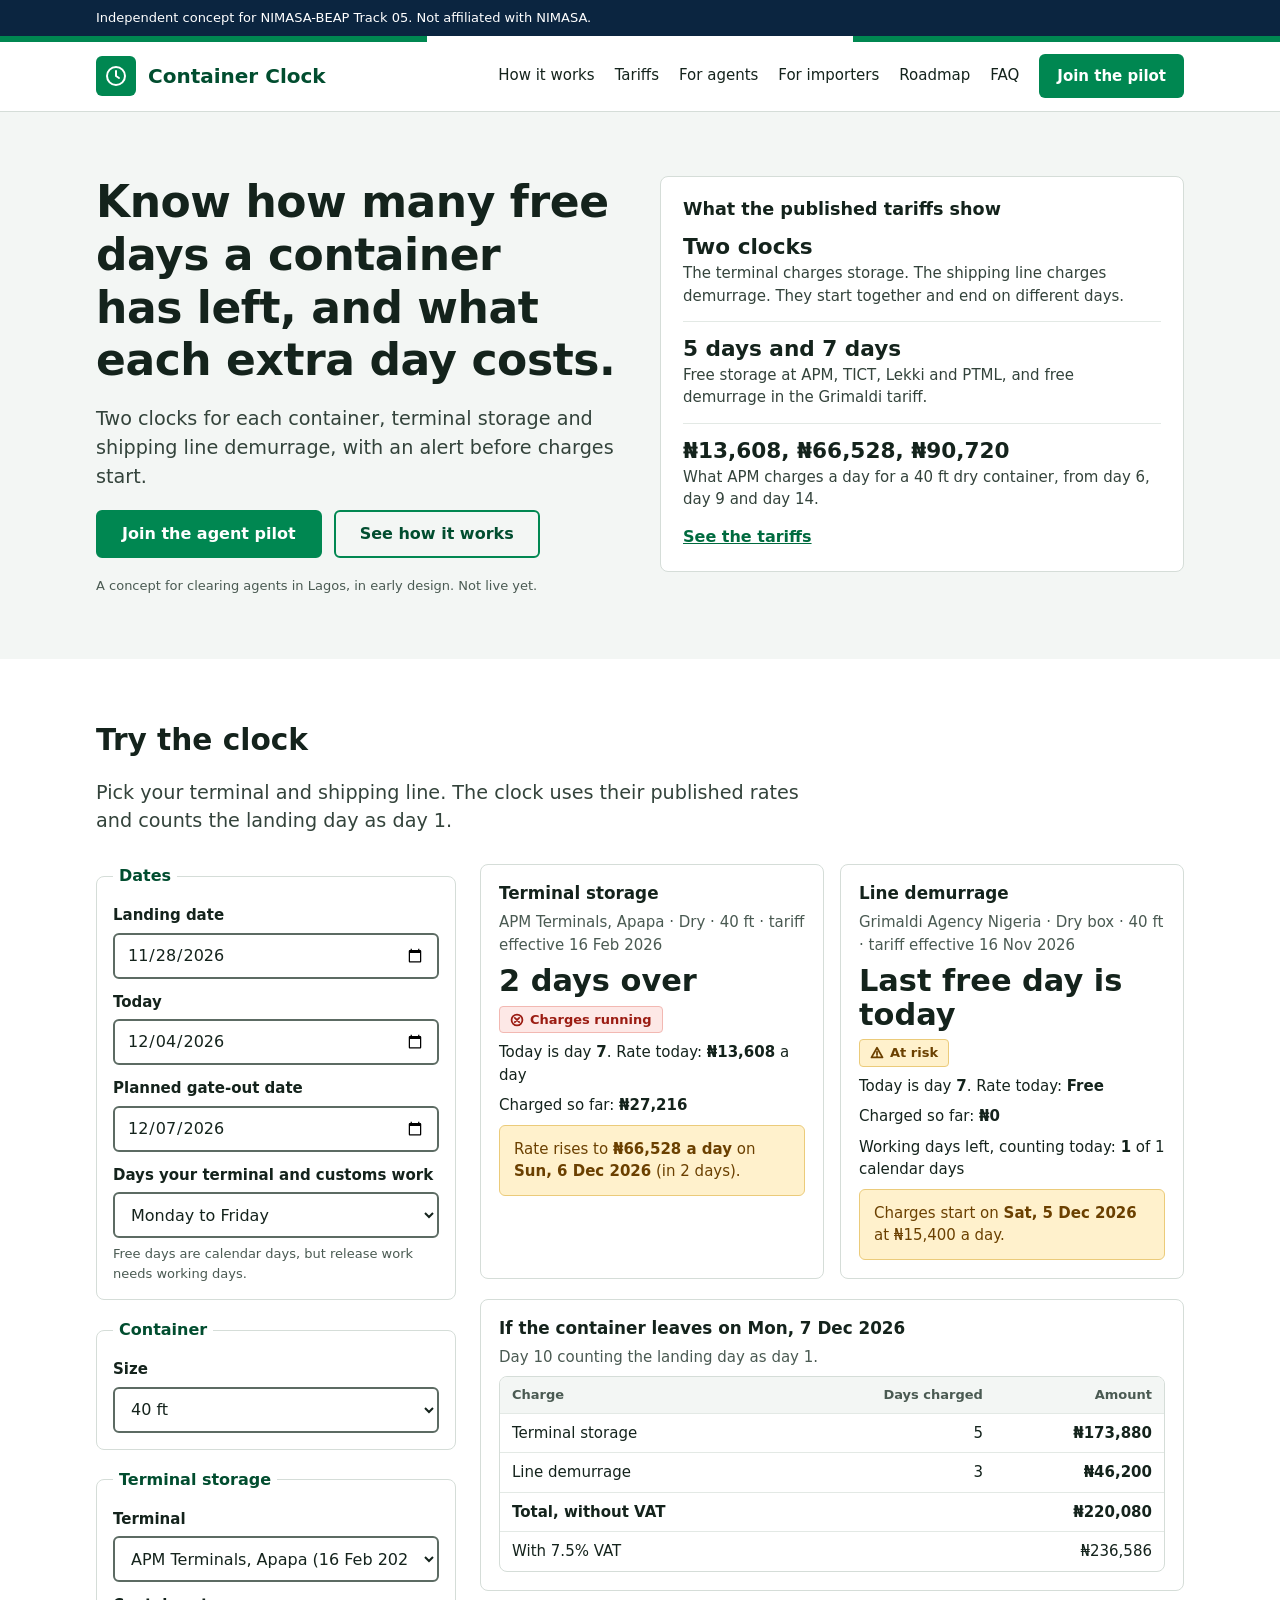
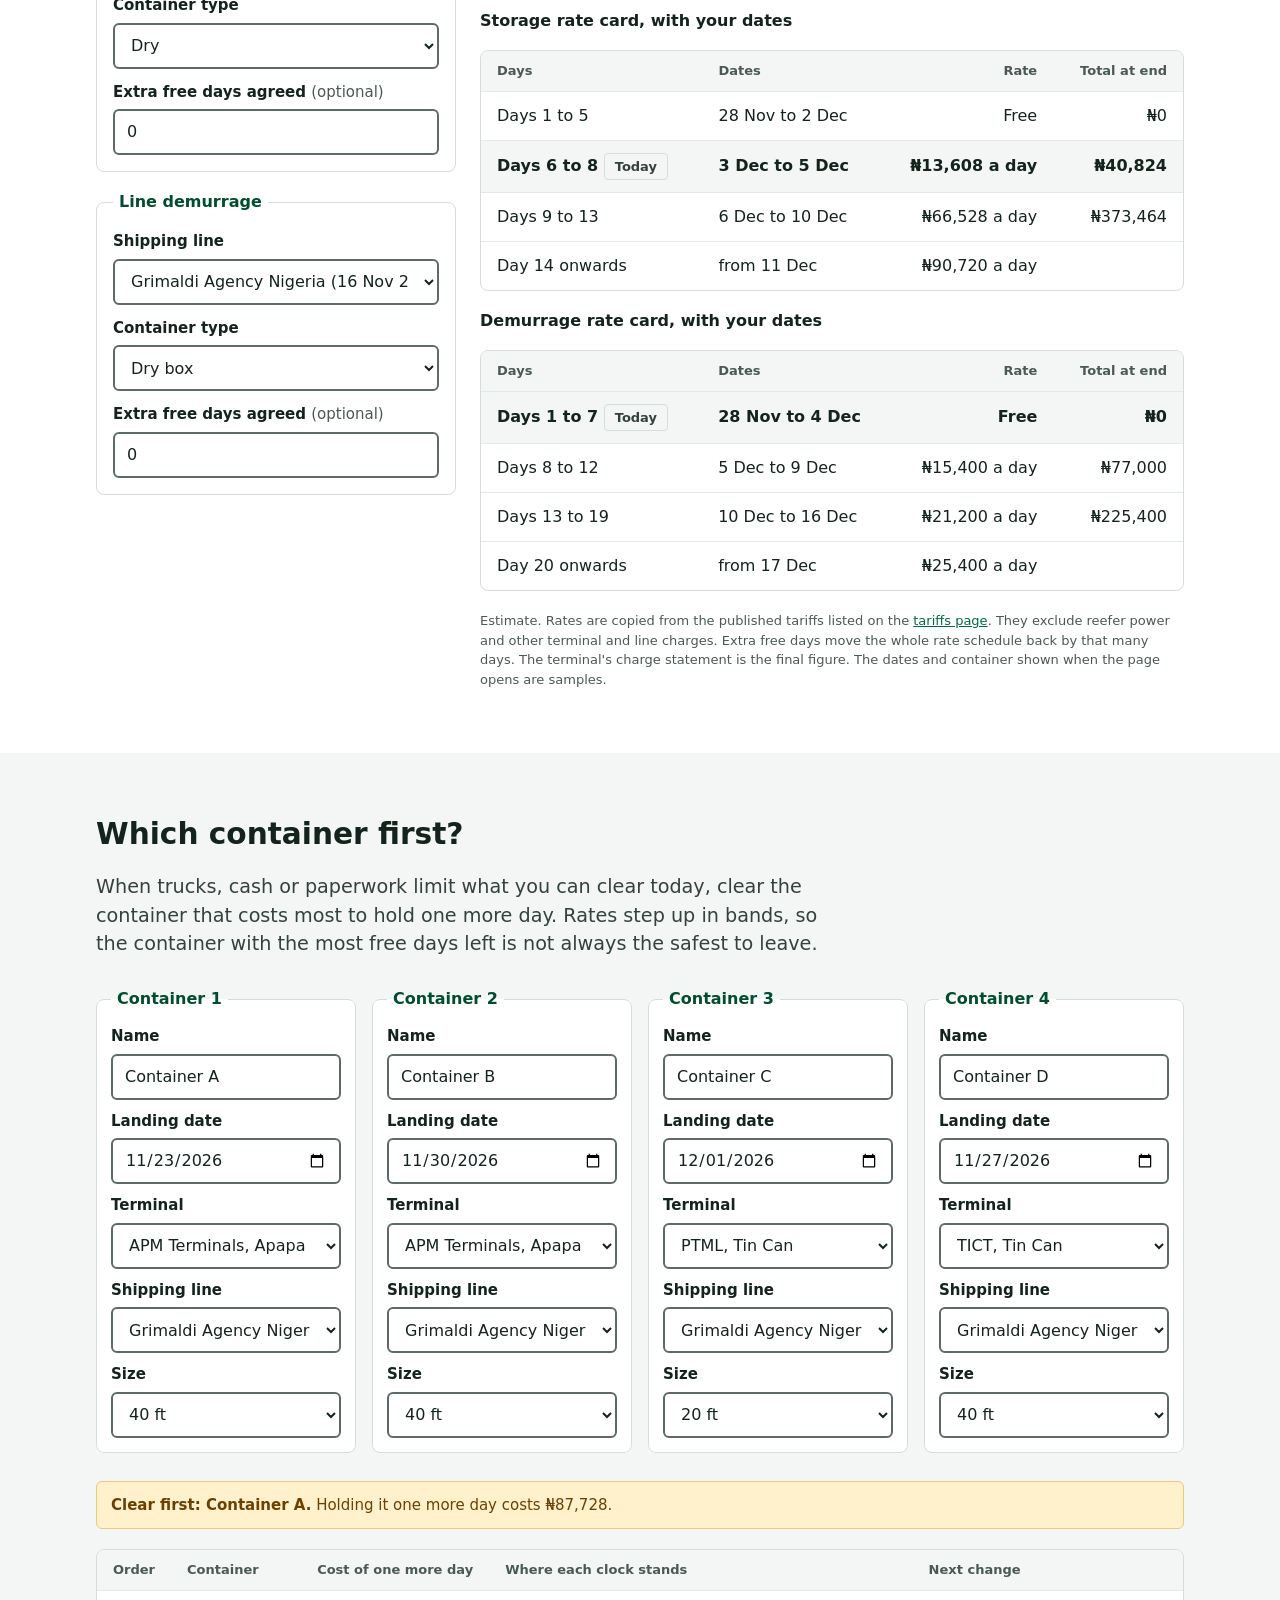
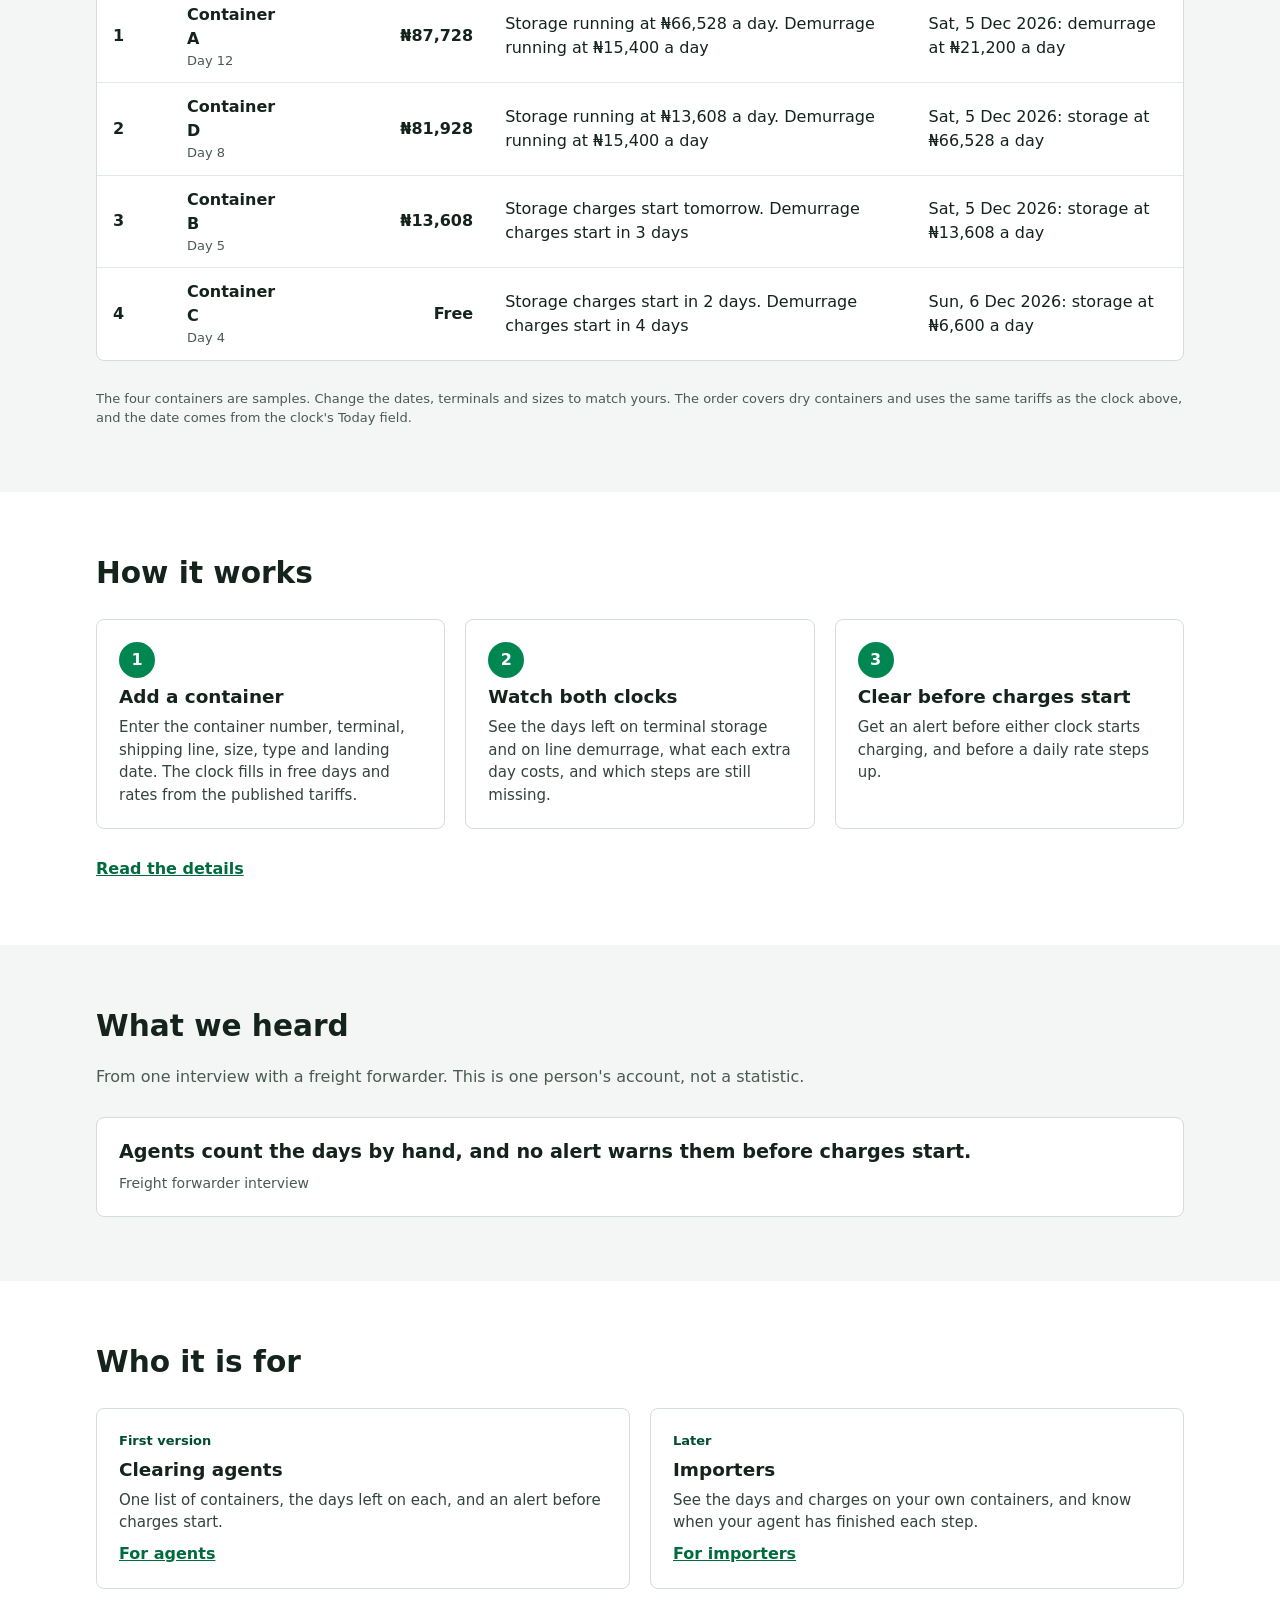
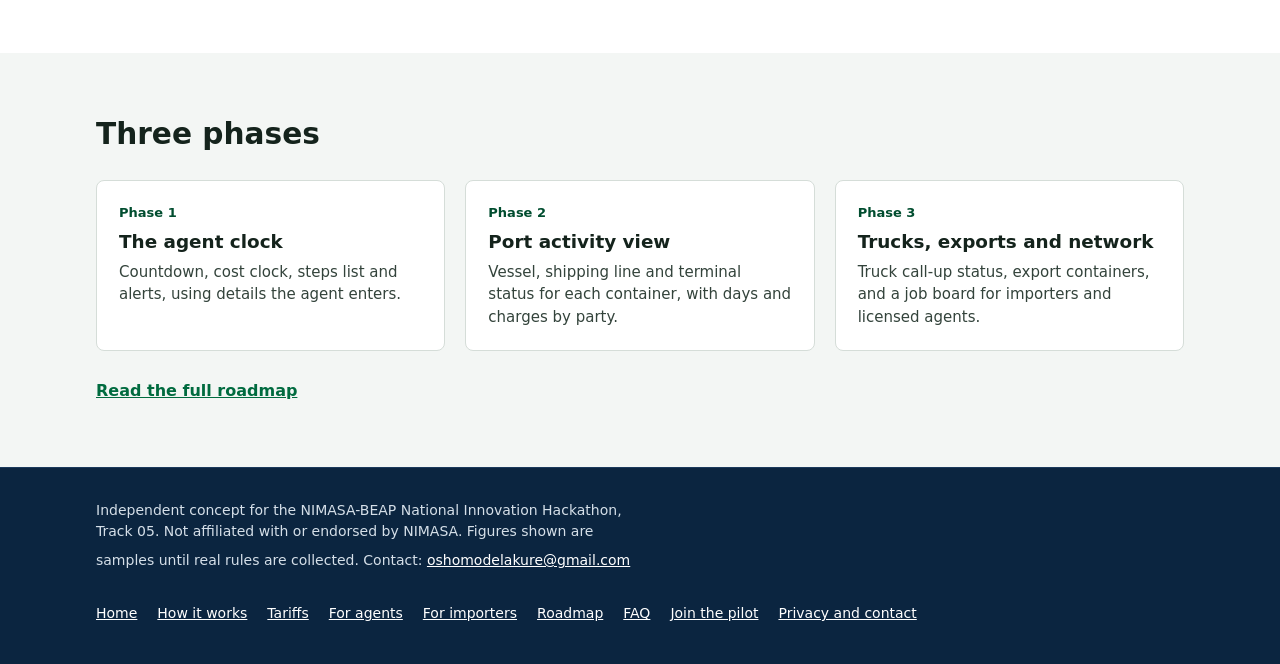
<file: index.html>
<!doctype html>
<html lang="en">
<head>
<meta charset="utf-8">
<meta name="viewport" content="width=device-width, initial-scale=1, viewport-fit=cover">
<title>Container Clock</title>
<meta name="description" content="Two clocks for each container, terminal storage and line demurrage, with real rates from published tariffs and an alert before charges start. A concept for clearing agents in Lagos.">
<meta name="theme-color" content="#008751">
<link rel="icon" href="favicon.svg" type="image/svg+xml">
<link rel="stylesheet" href="styles.css">
</head>
<body>
<a class="skip" href="#main">Skip to content</a>

<div class="notice-bar"><div class="wrap">Independent concept for NIMASA-BEAP Track 05. Not affiliated with NIMASA.</div></div>
<div class="flag" aria-hidden="true"><i></i><i></i><i></i></div>
<header class="site-head">
  <div class="wrap">
    <a class="brand" href="index.html"><span class="brand-mark"><svg width="24" height="24" viewBox="0 0 24 24" fill="none" stroke="#FFFFFF" stroke-width="2" stroke-linecap="round" stroke-linejoin="round" aria-hidden="true"><circle cx="12" cy="12" r="9"/><path d="M12 7v5l3 2"/></svg></span><span>Container Clock</span></a>
    <nav class="nav" aria-label="Main">
      <a href="how-it-works.html">How it works</a>
      <a href="tariffs.html">Tariffs</a>
      <a href="for-agents.html">For agents</a>
      <a href="for-importers.html">For importers</a>
      <a href="roadmap.html">Roadmap</a>
      <a href="faq.html">FAQ</a>
      <a class="nav-cta" href="join.html">Join the pilot</a>
    </nav>
  </div>
</header>
<main id="main">

<section class="band band-soft">
  <div class="wrap hero-grid">
    <div class="hero-copy">
      <h1>Know how many free days a container has left, and what each extra day costs.</h1>
      <p class="lead">Two clocks for each container, terminal storage and shipping line demurrage, with an alert before charges start.</p>
      <div class="cta-row">
        <a class="btn" href="join.html">Join the agent pilot</a>
        <a class="btn btn-ghost" href="how-it-works.html">See how it works</a>
      </div>
      <p class="fine">A concept for clearing agents in Lagos, in early design. Not live yet.</p>
    </div>
    <aside class="card" aria-labelledby="facts-h" style="gap:14px">
      <h2 id="facts-h" style="font-size:1.1rem">What the published tariffs show</h2>
      <ul class="facts">
        <li><strong>Two clocks</strong><span>The terminal charges storage. The shipping line charges demurrage. They start together and end on different days.</span></li>
        <li><strong>5 days and 7 days</strong><span>Free storage at APM, TICT, Lekki and PTML, and free demurrage in the Grimaldi tariff.</span></li>
        <li><strong>₦13,608, ₦66,528, ₦90,720</strong><span>What APM charges a day for a 40 ft dry container, from day 6, day 9 and day 14.</span></li>
      </ul>
      <a href="tariffs.html"><strong>See the tariffs</strong></a>
    </aside>
  </div>
</section>

<section class="band">
  <div class="wrap stack-lg">
    <div class="stack">
      <h2>Try the clock</h2>
      <p class="lead">Pick your terminal and shipping line. The clock uses their published rates and counts the landing day as day 1.</p>
    </div>
    <div class="calc-grid">
      <form id="calc" class="calc-form" novalidate>
        <fieldset>
          <legend>Dates</legend>
          <div class="field"><label for="c-land">Landing date</label><input id="c-land" name="landing" type="date"></div>
          <div class="field"><label for="c-today">Today</label><input id="c-today" name="today" type="date"></div>
          <div class="field"><label for="c-gate">Planned gate-out date</label><input id="c-gate" name="gateout" type="date"></div>
          <div class="field"><label for="c-wk">Days your terminal and customs work</label>
            <select id="c-wk" name="workdays"><option value="5">Monday to Friday</option><option value="6">Monday to Saturday</option></select>
            <span class="hint">Free days are calendar days, but release work needs working days.</span></div>
        </fieldset>
        <fieldset>
          <legend>Container</legend>
          <div class="field"><label for="c-size">Size</label>
            <select id="c-size" name="size"><option value="20">20 ft</option><option value="40">40 ft</option><option value="45">45 ft</option></select></div>
        </fieldset>
        <fieldset>
          <legend>Terminal storage</legend>
          <div class="field"><label for="c-term">Terminal</label><select id="c-term" name="terminal"></select></div>
          <div class="field"><label for="c-ttype">Container type</label><select id="c-ttype" name="terminalType"></select></div>
          <div id="c-tcust" class="field" hidden>
            <div class="two">
              <div class="field"><label for="c-tcfree">Free days</label><input id="c-tcfree" type="text" inputmode="numeric" autocomplete="off"></div>
              <div class="field"><label for="c-tcrate">Daily rate (&#8358;)</label><input id="c-tcrate" type="text" inputmode="numeric" autocomplete="off"></div>
            </div>
          </div>
          <div class="field"><label for="c-text">Extra free days agreed <span class="opt">(optional)</span></label><input id="c-text" type="text" inputmode="numeric" autocomplete="off"></div>
        </fieldset>
        <fieldset>
          <legend>Line demurrage</legend>
          <div class="field"><label for="c-line">Shipping line</label><select id="c-line" name="line"></select></div>
          <div class="field"><label for="c-ltype">Container type</label><select id="c-ltype" name="lineType"></select></div>
          <div id="c-lcust" class="field" hidden>
            <div class="two">
              <div class="field"><label for="c-lcfree">Free days</label><input id="c-lcfree" type="text" inputmode="numeric" autocomplete="off"></div>
              <div class="field"><label for="c-lcrate">Daily rate (&#8358;)</label><input id="c-lcrate" type="text" inputmode="numeric" autocomplete="off"></div>
            </div>
          </div>
          <div class="field"><label for="c-lext">Extra free days agreed <span class="opt">(optional)</span></label><input id="c-lext" type="text" inputmode="numeric" autocomplete="off"></div>
        </fieldset>
      </form>
      <div class="calc-results">
        <div id="calc-error" class="notice notice-red" role="alert" hidden>Enter valid dates and whole numbers to see the result.</div>
        <div id="calc-out" aria-live="polite" class="calc-results"></div>
        <noscript><p class="notice notice-amber">The clock needs JavaScript to run.</p></noscript>
        <p class="fine">Estimate. Rates are copied from the published tariffs listed on the <a href="tariffs.html">tariffs page</a>. They exclude reefer power and other terminal and line charges. Extra free days move the whole rate schedule back by that many days. The terminal's charge statement is the final figure. The dates and container shown when the page opens are samples.</p>
      </div>
    </div>
  </div>
</section>

<section class="band band-soft">
  <div class="wrap stack-lg">
    <div class="stack">
      <h2>Which container first?</h2>
      <p class="lead">When trucks, cash or paperwork limit what you can clear today, clear the container that costs most to hold one more day. Rates step up in bands, so the container with the most free days left is not always the safest to leave.</p>
    </div>
    <div id="rank-rows" class="rank-grid"></div>
    <div id="rank-out" class="stack" aria-live="polite"></div>
    <p class="fine">The four containers are samples. Change the dates, terminals and sizes to match yours. The order covers dry containers and uses the same tariffs as the clock above, and the date comes from the clock's Today field.</p>
  </div>
</section>

<section class="band">
  <div class="wrap stack-lg">
    <h2>How it works</h2>
    <div class="grid">
      <div class="card"><div class="step-no">1</div><h3>Add a container</h3><p>Enter the container number, terminal, shipping line, size, type and landing date. The clock fills in free days and rates from the published tariffs.</p></div>
      <div class="card"><div class="step-no">2</div><h3>Watch both clocks</h3><p>See the days left on terminal storage and on line demurrage, what each extra day costs, and which steps are still missing.</p></div>
      <div class="card"><div class="step-no">3</div><h3>Clear before charges start</h3><p>Get an alert before either clock starts charging, and before a daily rate steps up.</p></div>
    </div>
    <p><a href="how-it-works.html"><strong>Read the details</strong></a></p>
  </div>
</section>

<section class="band band-soft">
  <div class="wrap stack-lg">
    <div class="stack">
      <h2>What we heard</h2>
      <p class="muted">From one interview with a freight forwarder. This is one person's account, not a statistic.</p>
    </div>
    <div class="grid grid-2">
      <figure class="card" style="margin:0"><div class="quote">Agents count the days by hand, and no alert warns them before charges start.</div><figcaption class="small muted">Freight forwarder interview</figcaption></figure>
    </div>
  </div>
</section>

<section class="band">
  <div class="wrap stack-lg">
    <h2>Who it is for</h2>
    <div class="grid grid-2">
      <div class="card"><span class="tag">First version</span><h3>Clearing agents</h3><p>One list of containers, the days left on each, and an alert before charges start.</p><a href="for-agents.html"><strong>For agents</strong></a></div>
      <div class="card"><span class="tag">Later</span><h3>Importers</h3><p>See the days and charges on your own containers, and know when your agent has finished each step.</p><a href="for-importers.html"><strong>For importers</strong></a></div>
    </div>
  </div>
</section>

<section class="band band-soft">
  <div class="wrap stack-lg">
    <h2>Three phases</h2>
    <div class="grid">
      <div class="card"><span class="tag">Phase 1</span><h3>The agent clock</h3><p>Countdown, cost clock, steps list and alerts, using details the agent enters.</p></div>
      <div class="card"><span class="tag">Phase 2</span><h3>Port activity view</h3><p>Vessel, shipping line and terminal status for each container, with days and charges by party.</p></div>
      <div class="card"><span class="tag">Phase 3</span><h3>Trucks, exports and network</h3><p>Truck call-up status, export containers, and a job board for importers and licensed agents.</p></div>
    </div>
    <p><a href="roadmap.html"><strong>Read the full roadmap</strong></a></p>
  </div>
</section>
</main>

<footer class="site-foot">
  <div class="wrap">
    <p>Independent concept for the NIMASA-BEAP National Innovation Hackathon, Track 05. Not affiliated with or endorsed by NIMASA. Figures shown are samples until real rules are collected. Contact: <a href="mailto:oshomodelakure@gmail.com">oshomodelakure@gmail.com</a></p>
    <nav aria-label="Footer">
      <a href="index.html">Home</a>
      <a href="how-it-works.html">How it works</a>
      <a href="tariffs.html">Tariffs</a>
      <a href="for-agents.html">For agents</a>
      <a href="for-importers.html">For importers</a>
      <a href="roadmap.html">Roadmap</a>
      <a href="faq.html">FAQ</a>
      <a href="join.html">Join the pilot</a>
      <a href="privacy.html">Privacy and contact</a>
    </nav>
  </div>
</footer>
<script src="app.js" defer></script>
</body>
</html>
</file>
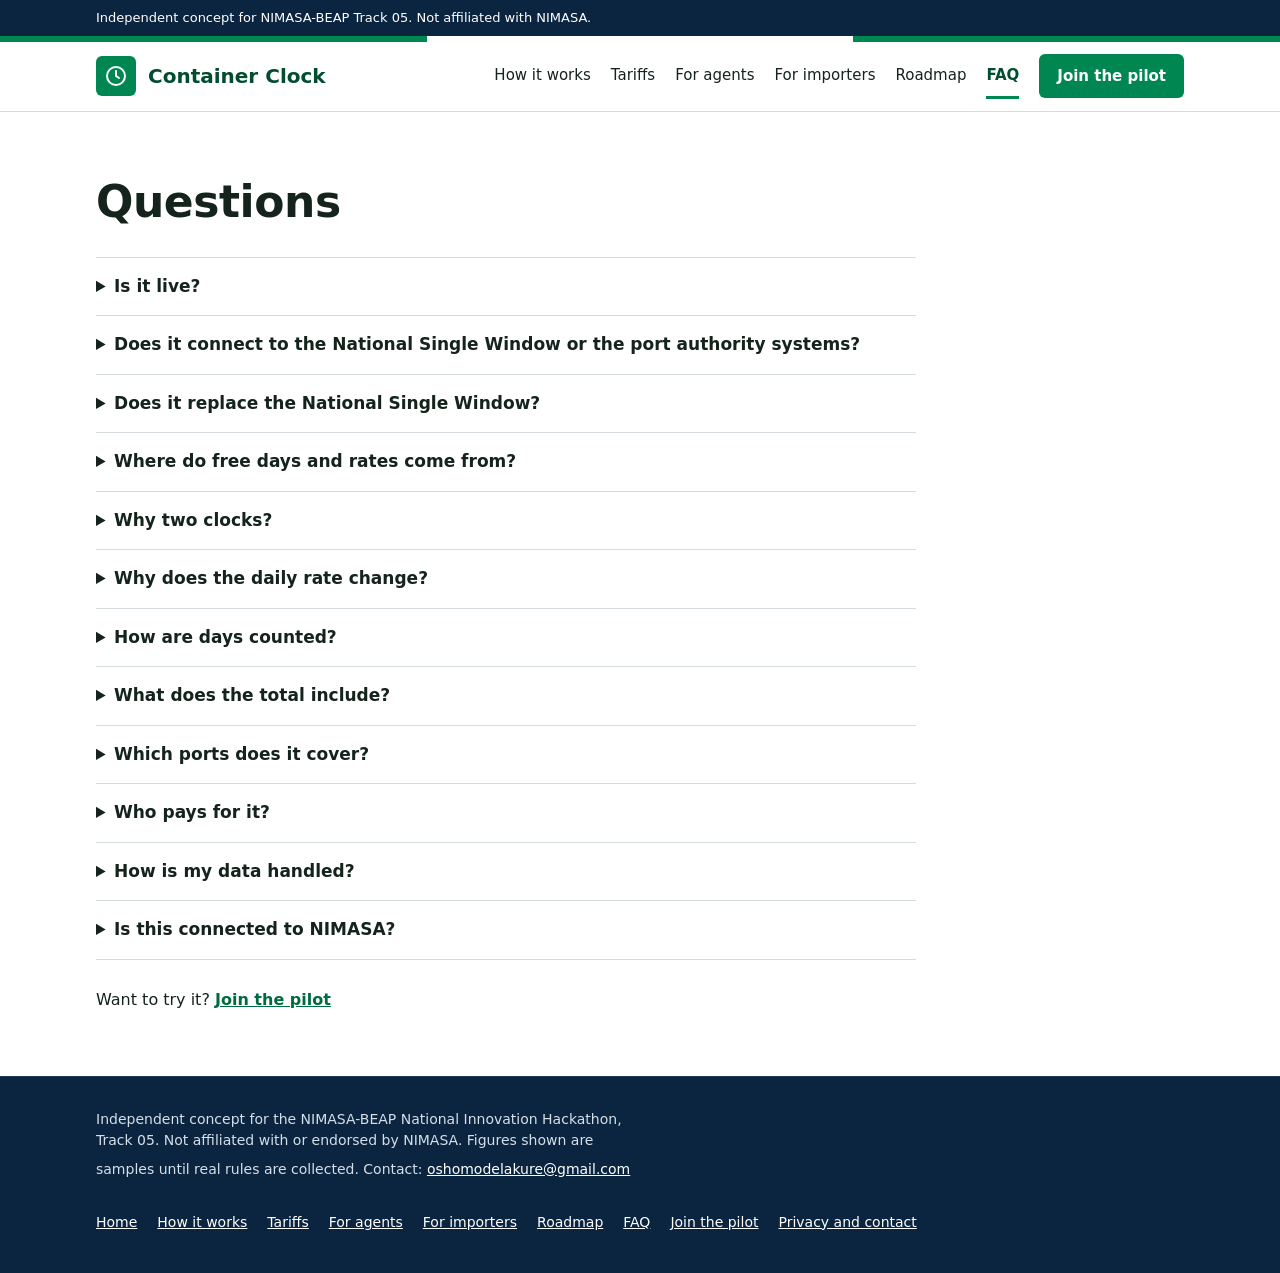
<file: faq.html>
<!doctype html>
<html lang="en">
<head>
<meta charset="utf-8">
<meta name="viewport" content="width=device-width, initial-scale=1, viewport-fit=cover">
<title>Questions | Container Clock</title>
<meta name="description" content="Answers about what Container Clock does, what it does not connect to, and how pilot data is handled.">
<meta name="theme-color" content="#008751">
<link rel="icon" href="favicon.svg" type="image/svg+xml">
<link rel="stylesheet" href="styles.css">
</head>
<body>
<a class="skip" href="#main">Skip to content</a>

<div class="notice-bar"><div class="wrap">Independent concept for NIMASA-BEAP Track 05. Not affiliated with NIMASA.</div></div>
<div class="flag" aria-hidden="true"><i></i><i></i><i></i></div>
<header class="site-head">
  <div class="wrap">
    <a class="brand" href="index.html"><span class="brand-mark"><svg width="24" height="24" viewBox="0 0 24 24" fill="none" stroke="#FFFFFF" stroke-width="2" stroke-linecap="round" stroke-linejoin="round" aria-hidden="true"><circle cx="12" cy="12" r="9"/><path d="M12 7v5l3 2"/></svg></span><span>Container Clock</span></a>
    <nav class="nav" aria-label="Main">
      <a href="how-it-works.html">How it works</a>
      <a href="tariffs.html">Tariffs</a>
      <a href="for-agents.html">For agents</a>
      <a href="for-importers.html">For importers</a>
      <a href="roadmap.html">Roadmap</a>
      <a href="faq.html" aria-current="page">FAQ</a>
      <a class="nav-cta" href="join.html">Join the pilot</a>
    </nav>
  </div>
</header>
<main id="main">

<section class="band">
  <div class="wrap stack-lg">
    <div class="page-head"><h1>Questions</h1></div>
    <div class="faq">
      <details><summary>Is it live?</summary><p>No. It is a concept in early design. The calculator uses the published tariffs, and the dates and containers shown when the page opens are samples.</p></details>
      <details><summary>Does it connect to the National Single Window or the port authority systems?</summary><p>No. In the first version the agent enters the details. Connections depend on data access that has not been agreed.</p></details>
      <details><summary>Does it replace the National Single Window?</summary><p>No. When we checked its public pages we found no free-day countdown or charge clock. Container Clock sits on top of the work the agent already does there and in other systems.</p></details>
      <details><summary>Where do free days and rates come from?</summary><p>From the published tariff of the terminal and the shipping line you pick. We have APM Terminals Apapa, TICT, Lekki Freeport Terminal and PTML, and the Grimaldi schedule plus one combined demurrage schedule. For any other, enter your own free days and a daily rate. Free time you agreed on top can be added. The terminal's charge statement is the final figure.</p></details>
      <details><summary>Why two clocks?</summary><p>The terminal charges storage for the space the container takes. The shipping line charges demurrage for keeping its container. They have different free days and different rates, so one can be running while the other is still free.</p></details>
      <details><summary>Why does the daily rate change?</summary><p>Storage is charged in bands. At APM a 40 ft dry container pays ₦13,608 a day on days 6 to 8, ₦66,528 on days 9 to 13 and ₦90,720 from day 14. The clock shows the band you are in and warns you before the next one.</p></details>
      <details><summary>How are days counted?</summary><p>Both clocks count the landing day as day 1 and include weekends and public holidays. This matches the PTML worked invoice, where a container landed on 1 May is charged storage from day 6 and demurrage from day 8. Confirm the start event with your terminal and line. If your agreement counts differently, tell us in the pilot.</p></details>
      <details><summary>What does the total include?</summary><p>Storage and demurrage only, shown without VAT and with 7.5% VAT. It leaves out handling, delivery, examination, documentation, reefer power and other charges.</p></details>
      <details><summary>Which ports does it cover?</summary><p>Lagos first. The pilot asks which shipping lines and terminals you use, so the first version fits the ones agents actually deal with.</p></details>
      <details><summary>Who pays for it?</summary><p>This has not been decided. It is one of the questions the pilot is meant to answer.</p></details>
      <details><summary>How is my data handled?</summary><p>The pilot form asks for your consent before storing your details. We use them only to contact you about the pilot and do not share them. See the privacy page.</p></details>
      <details><summary>Is this connected to NIMASA?</summary><p>No. It is an independent concept prepared for NIMASA-BEAP National Innovation Hackathon, Track 05. It is not affiliated with or endorsed by NIMASA.</p></details>
    </div>
    <p>Want to try it? <a href="join.html"><strong>Join the pilot</strong></a></p>
  </div>
</section>
</main>

<footer class="site-foot">
  <div class="wrap">
    <p>Independent concept for the NIMASA-BEAP National Innovation Hackathon, Track 05. Not affiliated with or endorsed by NIMASA. Figures shown are samples until real rules are collected. Contact: <a href="mailto:oshomodelakure@gmail.com">oshomodelakure@gmail.com</a></p>
    <nav aria-label="Footer">
      <a href="index.html">Home</a>
      <a href="how-it-works.html">How it works</a>
      <a href="tariffs.html">Tariffs</a>
      <a href="for-agents.html">For agents</a>
      <a href="for-importers.html">For importers</a>
      <a href="roadmap.html">Roadmap</a>
      <a href="faq.html">FAQ</a>
      <a href="join.html">Join the pilot</a>
      <a href="privacy.html">Privacy and contact</a>
    </nav>
  </div>
</footer>
<script src="app.js" defer></script>
</body>
</html>
</file>
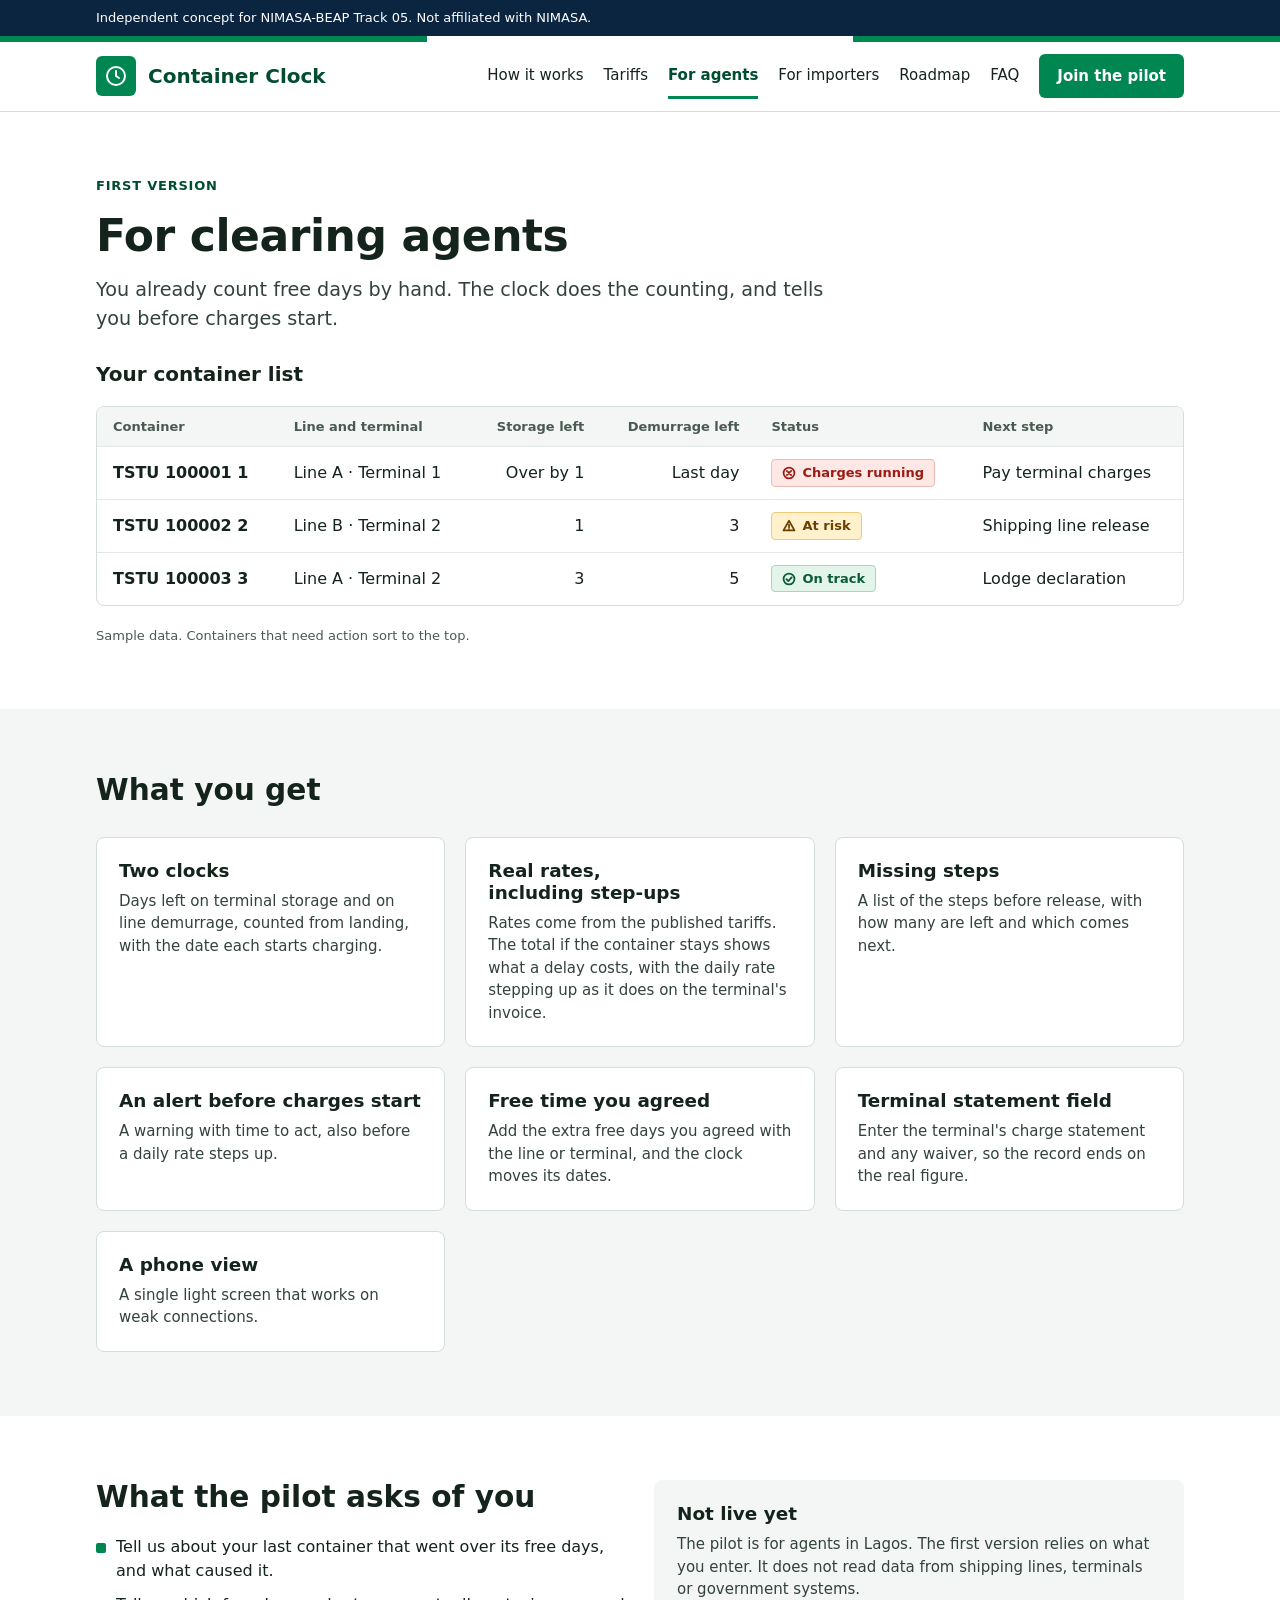
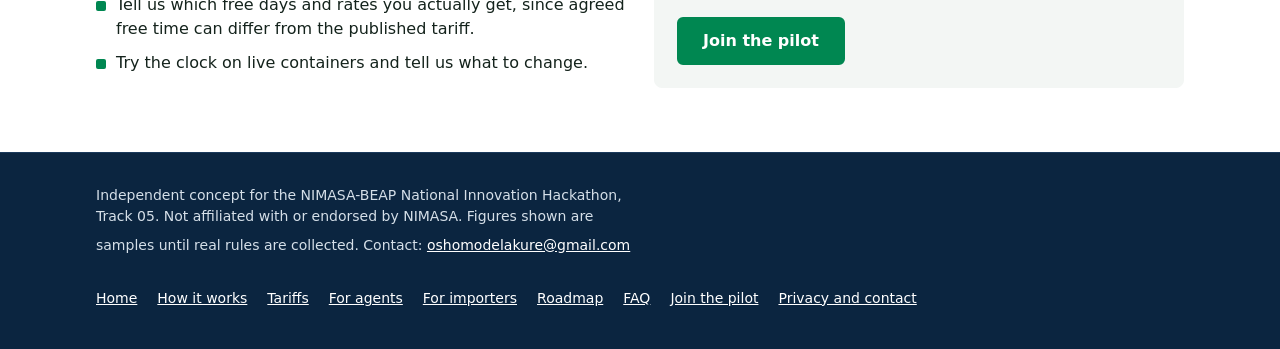
<file: for-agents.html>
<!doctype html>
<html lang="en">
<head>
<meta charset="utf-8">
<meta name="viewport" content="width=device-width, initial-scale=1, viewport-fit=cover">
<title>For clearing agents | Container Clock</title>
<meta name="description" content="One list of containers with the days left on each, the cost per extra day and what is missing.">
<meta name="theme-color" content="#008751">
<link rel="icon" href="favicon.svg" type="image/svg+xml">
<link rel="stylesheet" href="styles.css">
</head>
<body>
<a class="skip" href="#main">Skip to content</a>

<div class="notice-bar"><div class="wrap">Independent concept for NIMASA-BEAP Track 05. Not affiliated with NIMASA.</div></div>
<div class="flag" aria-hidden="true"><i></i><i></i><i></i></div>
<header class="site-head">
  <div class="wrap">
    <a class="brand" href="index.html"><span class="brand-mark"><svg width="24" height="24" viewBox="0 0 24 24" fill="none" stroke="#FFFFFF" stroke-width="2" stroke-linecap="round" stroke-linejoin="round" aria-hidden="true"><circle cx="12" cy="12" r="9"/><path d="M12 7v5l3 2"/></svg></span><span>Container Clock</span></a>
    <nav class="nav" aria-label="Main">
      <a href="how-it-works.html">How it works</a>
      <a href="tariffs.html">Tariffs</a>
      <a href="for-agents.html" aria-current="page">For agents</a>
      <a href="for-importers.html">For importers</a>
      <a href="roadmap.html">Roadmap</a>
      <a href="faq.html">FAQ</a>
      <a class="nav-cta" href="join.html">Join the pilot</a>
    </nav>
  </div>
</header>
<main id="main">

<section class="band">
  <div class="wrap stack-lg">
    <div class="page-head">
      <span class="eyebrow">First version</span>
      <h1>For clearing agents</h1>
      <p class="lead">You already count free days by hand. The clock does the counting, and tells you before charges start.</p>
    </div>

    <div class="stack">
      <h2 style="font-size:1.25rem">Your container list</h2>
      <div class="table-scroll">
        <table>
          <thead><tr><th>Container</th><th>Line and terminal</th><th class="num">Storage left</th><th class="num">Demurrage left</th><th>Status</th><th>Next step</th></tr></thead>
          <tbody>
            <tr><td><strong>TSTU 100001 1</strong></td><td>Line A &middot; Terminal 1</td><td class="num">Over by 1</td><td class="num">Last day</td><td><span class="chip chip-red"><svg viewBox="0 0 16 16" fill="none" stroke="currentColor" stroke-width="2" stroke-linecap="round" aria-hidden="true"><circle cx="8" cy="8" r="6.2"/><path d="M5.5 5.5l5 5M10.5 5.5l-5 5"/></svg>Charges running</span></td><td>Pay terminal charges</td></tr>
            <tr><td><strong>TSTU 100002 2</strong></td><td>Line B &middot; Terminal 2</td><td class="num">1</td><td class="num">3</td><td><span class="chip chip-amber"><svg viewBox="0 0 16 16" fill="none" stroke="currentColor" stroke-width="2" stroke-linecap="round" stroke-linejoin="round" aria-hidden="true"><path d="M8 2l6.3 11H1.7z"/><path d="M8 6.5v3.2M8 11.6v.1"/></svg>At risk</span></td><td>Shipping line release</td></tr>
            <tr><td><strong>TSTU 100003 3</strong></td><td>Line A &middot; Terminal 2</td><td class="num">3</td><td class="num">5</td><td><span class="chip chip-green"><svg viewBox="0 0 16 16" fill="none" stroke="currentColor" stroke-width="2" stroke-linecap="round" stroke-linejoin="round" aria-hidden="true"><circle cx="8" cy="8" r="6.2"/><path d="M5 8.2l2.2 2.2L11 6.2"/></svg>On track</span></td><td>Lodge declaration</td></tr>
          </tbody>
        </table>
      </div>
      <p class="fine">Sample data. Containers that need action sort to the top.</p>
    </div>
  </div>
</section>

<section class="band band-soft">
  <div class="wrap stack-lg">
    <h2>What you get</h2>
    <div class="grid">
      <div class="card"><h3>Two clocks</h3><p>Days left on terminal storage and on line demurrage, counted from landing, with the date each starts charging.</p></div>
      <div class="card"><h3>Real rates, including step-ups</h3><p>Rates come from the published tariffs. The total if the container stays shows what a delay costs, with the daily rate stepping up as it does on the terminal's invoice.</p></div>
      <div class="card"><h3>Missing steps</h3><p>A list of the steps before release, with how many are left and which comes next.</p></div>
      <div class="card"><h3>An alert before charges start</h3><p>A warning with time to act, also before a daily rate steps up.</p></div>
      <div class="card"><h3>Free time you agreed</h3><p>Add the extra free days you agreed with the line or terminal, and the clock moves its dates.</p></div>
      <div class="card"><h3>Terminal statement field</h3><p>Enter the terminal's charge statement and any waiver, so the record ends on the real figure.</p></div>
      <div class="card"><h3>A phone view</h3><p>A single light screen that works on weak connections.</p></div>
    </div>
  </div>
</section>

<section class="band">
  <div class="wrap split">
    <div class="stack">
      <h2>What the pilot asks of you</h2>
      <ul class="checklist">
        <li>Tell us about your last container that went over its free days, and what caused it.</li>
        <li>Tell us which free days and rates you actually get, since agreed free time can differ from the published tariff.</li>
        <li>Try the clock on live containers and tell us what to change.</li>
      </ul>
    </div>
    <div class="card card-soft">
      <h3>Not live yet</h3>
      <p>The pilot is for agents in Lagos. The first version relies on what you enter. It does not read data from shipping lines, terminals or government systems.</p>
      <div class="cta-row" style="margin-top:8px"><a class="btn" href="join.html">Join the pilot</a></div>
    </div>
  </div>
</section>
</main>

<footer class="site-foot">
  <div class="wrap">
    <p>Independent concept for the NIMASA-BEAP National Innovation Hackathon, Track 05. Not affiliated with or endorsed by NIMASA. Figures shown are samples until real rules are collected. Contact: <a href="mailto:oshomodelakure@gmail.com">oshomodelakure@gmail.com</a></p>
    <nav aria-label="Footer">
      <a href="index.html">Home</a>
      <a href="how-it-works.html">How it works</a>
      <a href="tariffs.html">Tariffs</a>
      <a href="for-agents.html">For agents</a>
      <a href="for-importers.html">For importers</a>
      <a href="roadmap.html">Roadmap</a>
      <a href="faq.html">FAQ</a>
      <a href="join.html">Join the pilot</a>
      <a href="privacy.html">Privacy and contact</a>
    </nav>
  </div>
</footer>
<script src="app.js" defer></script>
</body>
</html>
</file>
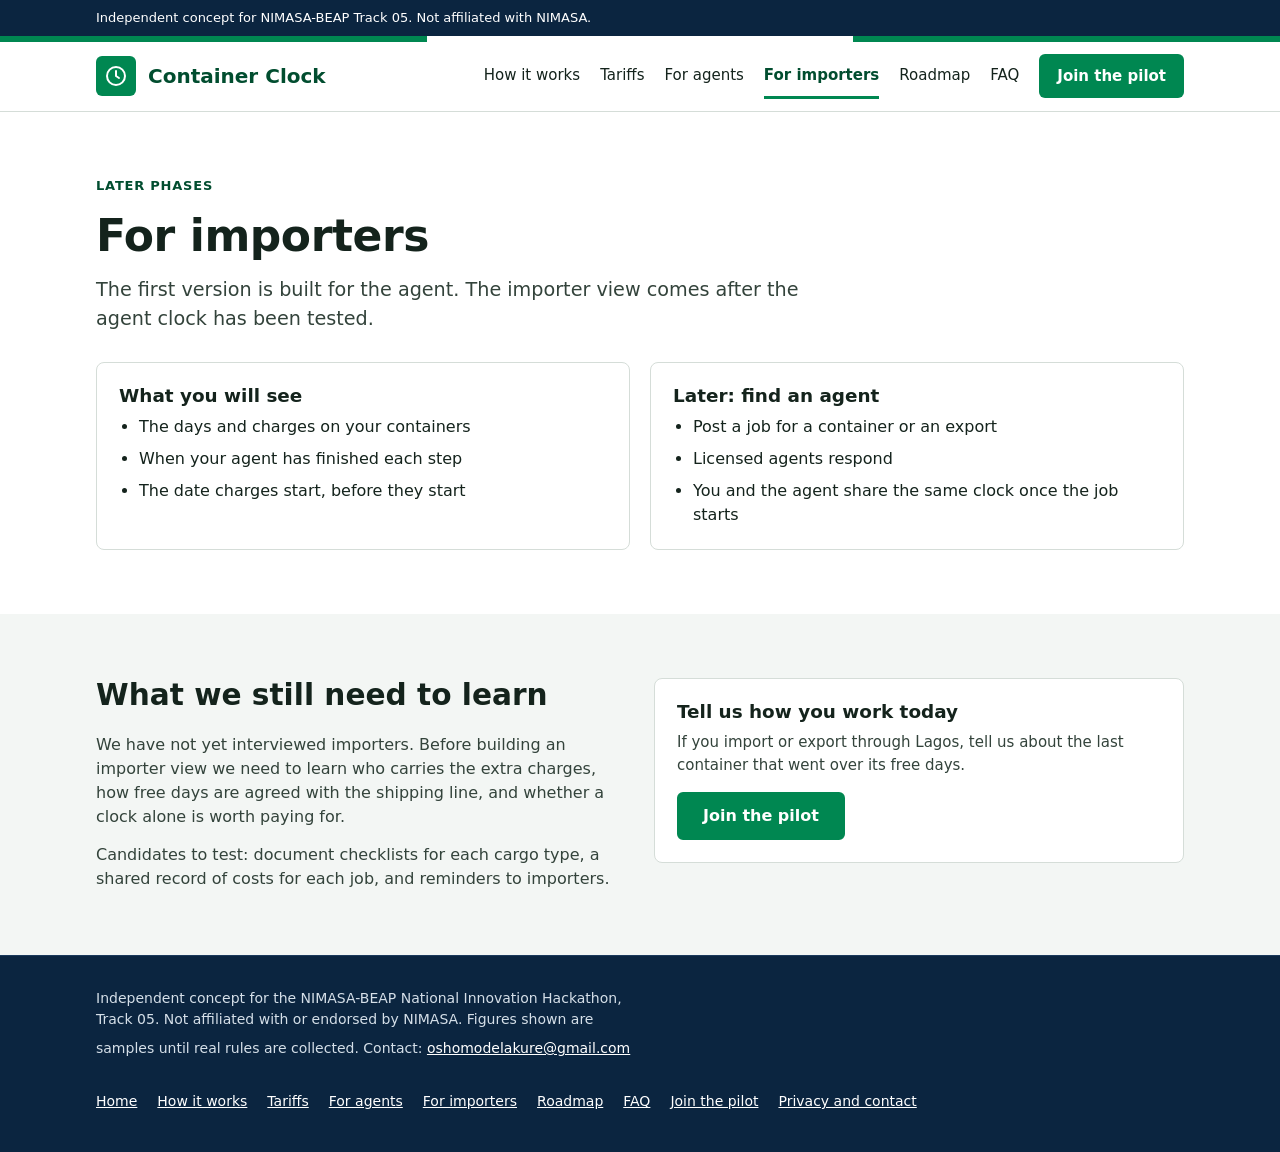
<file: for-importers.html>
<!doctype html>
<html lang="en">
<head>
<meta charset="utf-8">
<meta name="viewport" content="width=device-width, initial-scale=1, viewport-fit=cover">
<title>For importers | Container Clock</title>
<meta name="description" content="What importers will see in later phases: days and charges on their containers, and licensed agents.">
<meta name="theme-color" content="#008751">
<link rel="icon" href="favicon.svg" type="image/svg+xml">
<link rel="stylesheet" href="styles.css">
</head>
<body>
<a class="skip" href="#main">Skip to content</a>

<div class="notice-bar"><div class="wrap">Independent concept for NIMASA-BEAP Track 05. Not affiliated with NIMASA.</div></div>
<div class="flag" aria-hidden="true"><i></i><i></i><i></i></div>
<header class="site-head">
  <div class="wrap">
    <a class="brand" href="index.html"><span class="brand-mark"><svg width="24" height="24" viewBox="0 0 24 24" fill="none" stroke="#FFFFFF" stroke-width="2" stroke-linecap="round" stroke-linejoin="round" aria-hidden="true"><circle cx="12" cy="12" r="9"/><path d="M12 7v5l3 2"/></svg></span><span>Container Clock</span></a>
    <nav class="nav" aria-label="Main">
      <a href="how-it-works.html">How it works</a>
      <a href="tariffs.html">Tariffs</a>
      <a href="for-agents.html">For agents</a>
      <a href="for-importers.html" aria-current="page">For importers</a>
      <a href="roadmap.html">Roadmap</a>
      <a href="faq.html">FAQ</a>
      <a class="nav-cta" href="join.html">Join the pilot</a>
    </nav>
  </div>
</header>
<main id="main">

<section class="band">
  <div class="wrap stack-lg">
    <div class="page-head">
      <span class="eyebrow">Later phases</span>
      <h1>For importers</h1>
      <p class="lead">The first version is built for the agent. The importer view comes after the agent clock has been tested.</p>
    </div>
    <div class="grid grid-2">
      <div class="card"><h3>What you will see</h3>
        <ul class="plain-list">
          <li>The days and charges on your containers</li>
          <li>When your agent has finished each step</li>
          <li>The date charges start, before they start</li>
        </ul></div>
      <div class="card"><h3>Later: find an agent</h3>
        <ul class="plain-list">
          <li>Post a job for a container or an export</li>
          <li>Licensed agents respond</li>
          <li>You and the agent share the same clock once the job starts</li>
        </ul></div>
    </div>
  </div>
</section>

<section class="band band-soft">
  <div class="wrap split">
    <div class="stack">
      <h2>What we still need to learn</h2>
      <div class="prose">
        <p>We have not yet interviewed importers. Before building an importer view we need to learn who carries the extra charges, how free days are agreed with the shipping line, and whether a clock alone is worth paying for.</p>
        <p>Candidates to test: document checklists for each cargo type, a shared record of costs for each job, and reminders to importers.</p>
      </div>
    </div>
    <div class="card">
      <h3>Tell us how you work today</h3>
      <p>If you import or export through Lagos, tell us about the last container that went over its free days.</p>
      <div class="cta-row" style="margin-top:8px"><a class="btn" href="join.html">Join the pilot</a></div>
    </div>
  </div>
</section>
</main>

<footer class="site-foot">
  <div class="wrap">
    <p>Independent concept for the NIMASA-BEAP National Innovation Hackathon, Track 05. Not affiliated with or endorsed by NIMASA. Figures shown are samples until real rules are collected. Contact: <a href="mailto:oshomodelakure@gmail.com">oshomodelakure@gmail.com</a></p>
    <nav aria-label="Footer">
      <a href="index.html">Home</a>
      <a href="how-it-works.html">How it works</a>
      <a href="tariffs.html">Tariffs</a>
      <a href="for-agents.html">For agents</a>
      <a href="for-importers.html">For importers</a>
      <a href="roadmap.html">Roadmap</a>
      <a href="faq.html">FAQ</a>
      <a href="join.html">Join the pilot</a>
      <a href="privacy.html">Privacy and contact</a>
    </nav>
  </div>
</footer>
<script src="app.js" defer></script>
</body>
</html>
</file>
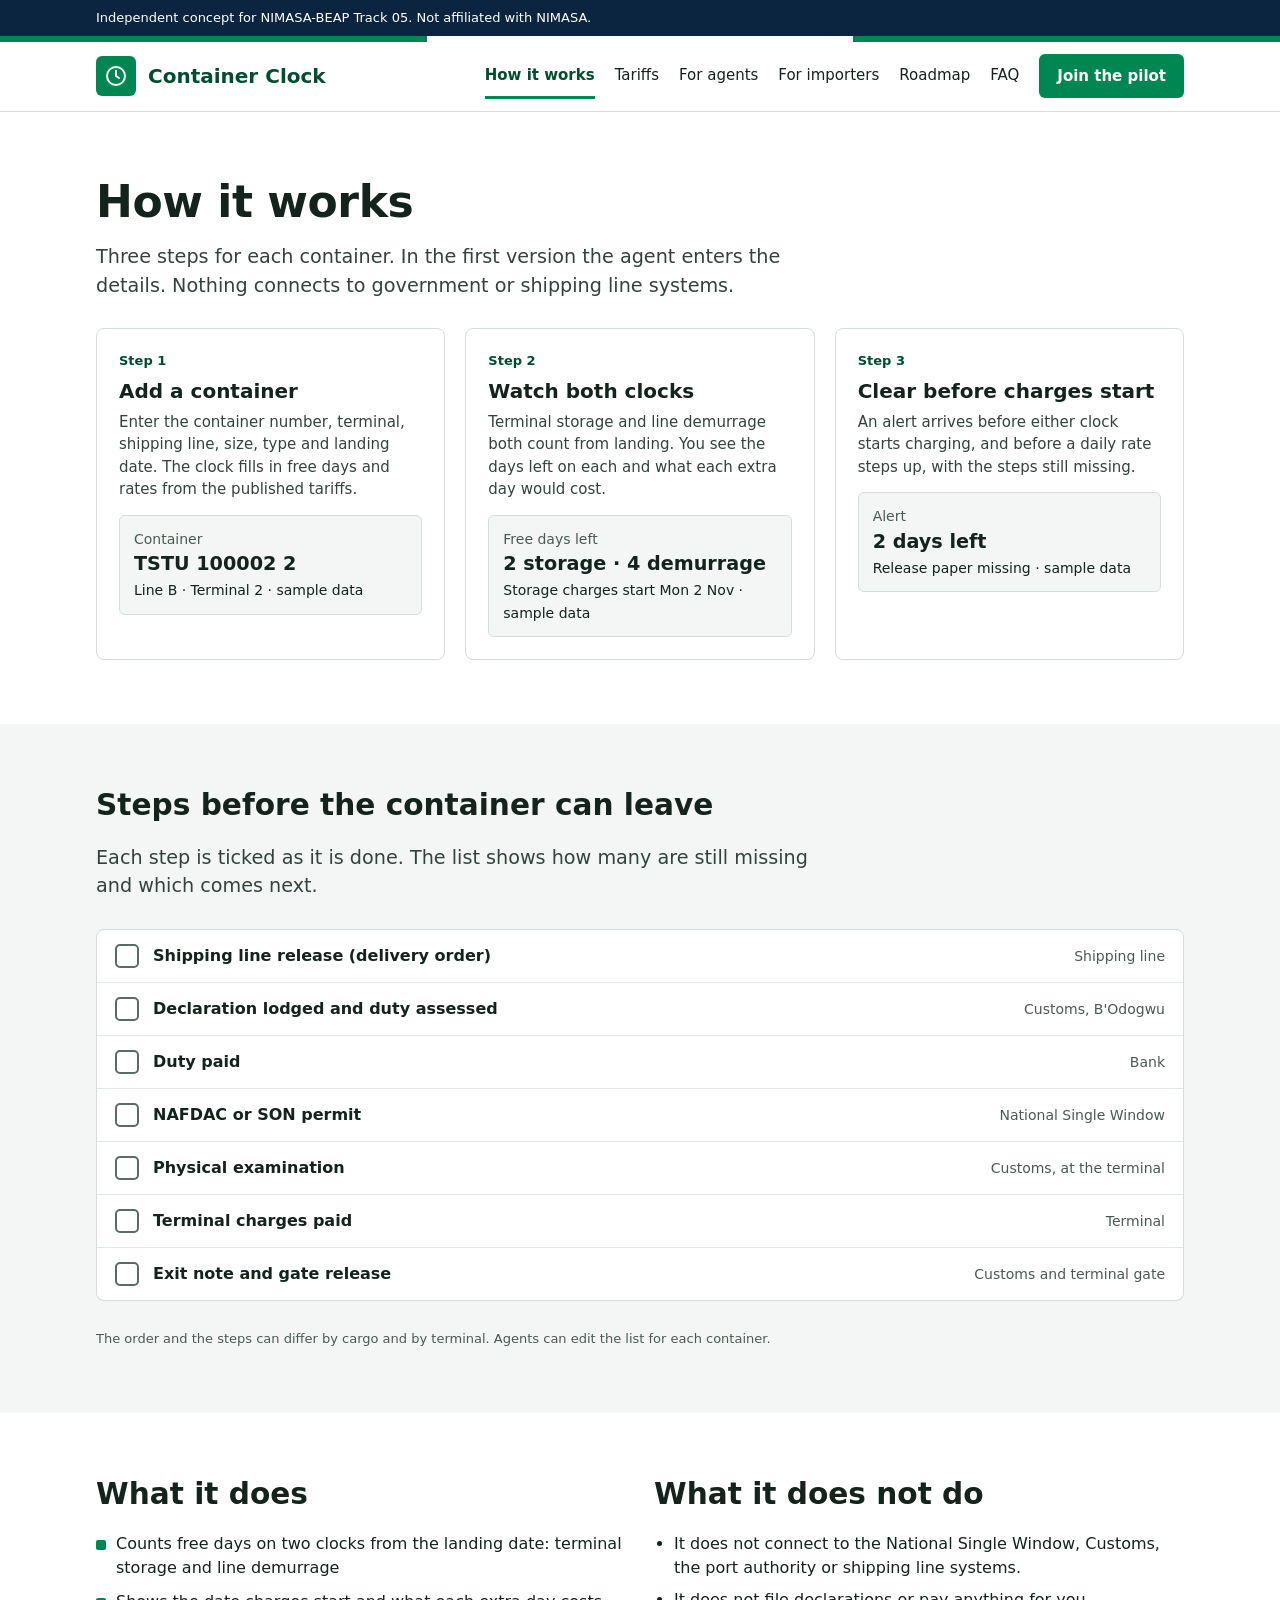
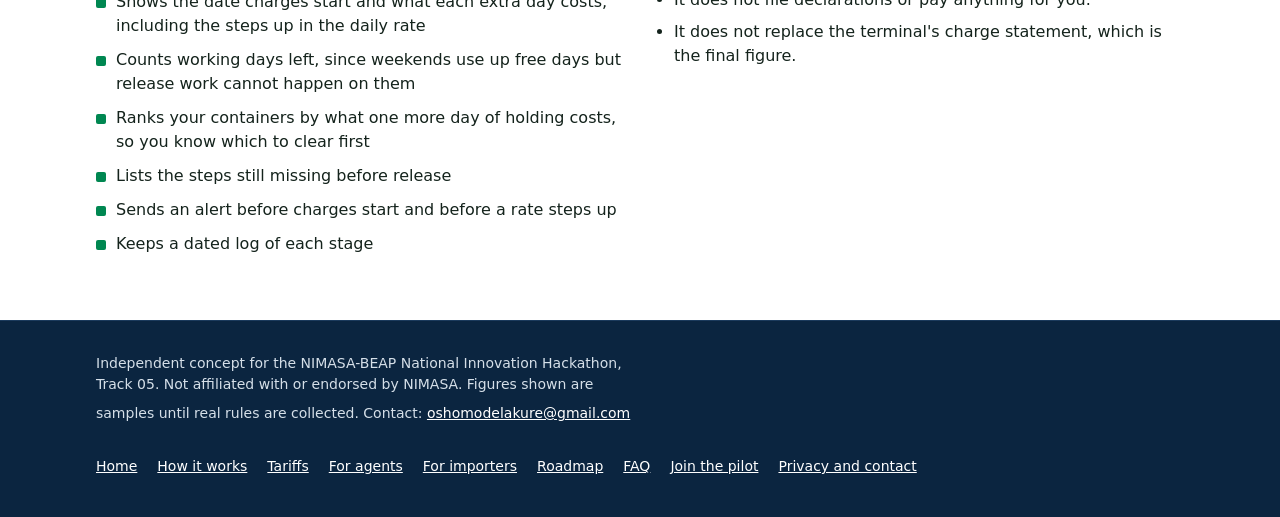
<file: how-it-works.html>
<!doctype html>
<html lang="en">
<head>
<meta charset="utf-8">
<meta name="viewport" content="width=device-width, initial-scale=1, viewport-fit=cover">
<title>How it works | Container Clock</title>
<meta name="description" content="Three steps for each container, and the steps before a container can leave the port.">
<meta name="theme-color" content="#008751">
<link rel="icon" href="favicon.svg" type="image/svg+xml">
<link rel="stylesheet" href="styles.css">
</head>
<body>
<a class="skip" href="#main">Skip to content</a>

<div class="notice-bar"><div class="wrap">Independent concept for NIMASA-BEAP Track 05. Not affiliated with NIMASA.</div></div>
<div class="flag" aria-hidden="true"><i></i><i></i><i></i></div>
<header class="site-head">
  <div class="wrap">
    <a class="brand" href="index.html"><span class="brand-mark"><svg width="24" height="24" viewBox="0 0 24 24" fill="none" stroke="#FFFFFF" stroke-width="2" stroke-linecap="round" stroke-linejoin="round" aria-hidden="true"><circle cx="12" cy="12" r="9"/><path d="M12 7v5l3 2"/></svg></span><span>Container Clock</span></a>
    <nav class="nav" aria-label="Main">
      <a href="how-it-works.html" aria-current="page">How it works</a>
      <a href="tariffs.html">Tariffs</a>
      <a href="for-agents.html">For agents</a>
      <a href="for-importers.html">For importers</a>
      <a href="roadmap.html">Roadmap</a>
      <a href="faq.html">FAQ</a>
      <a class="nav-cta" href="join.html">Join the pilot</a>
    </nav>
  </div>
</header>
<main id="main">

<section class="band">
  <div class="wrap stack-lg">
    <div class="page-head">
      <h1>How it works</h1>
      <p class="lead">Three steps for each container. In the first version the agent enters the details. Nothing connects to government or shipping line systems.</p>
    </div>
    <div class="grid">
      <div class="card"><span class="tag">Step 1</span><h2 style="font-size:1.25rem">Add a container</h2><p>Enter the container number, terminal, shipping line, size, type and landing date. The clock fills in free days and rates from the published tariffs.</p>
        <div class="notice notice-green" style="background:var(--surface);color:var(--fg);border-color:var(--border);margin-top:6px"><span class="small muted">Container</span><br><strong style="font-size:1.2rem;font-variant-numeric:tabular-nums">TSTU 100002 2</strong><br><span class="small">Line B &middot; Terminal 2 &middot; sample data</span></div></div>
      <div class="card"><span class="tag">Step 2</span><h2 style="font-size:1.25rem">Watch both clocks</h2><p>Terminal storage and line demurrage both count from landing. You see the days left on each and what each extra day would cost.</p>
        <div class="notice notice-green" style="background:var(--surface);color:var(--fg);border-color:var(--border);margin-top:6px"><span class="small muted">Free days left</span><br><strong style="font-size:1.2rem;font-variant-numeric:tabular-nums">2 storage &middot; 4 demurrage</strong><br><span class="small">Storage charges start Mon 2 Nov &middot; sample data</span></div></div>
      <div class="card"><span class="tag">Step 3</span><h2 style="font-size:1.25rem">Clear before charges start</h2><p>An alert arrives before either clock starts charging, and before a daily rate steps up, with the steps still missing.</p>
        <div class="notice notice-green" style="background:var(--surface);color:var(--fg);border-color:var(--border);margin-top:6px"><span class="small muted">Alert</span><br><strong style="font-size:1.2rem;font-variant-numeric:tabular-nums">2 days left</strong><br><span class="small">Release paper missing &middot; sample data</span></div></div>
    </div>
  </div>
</section>

<section class="band band-soft">
  <div class="wrap stack-lg">
    <div class="stack">
      <h2>Steps before the container can leave</h2>
      <p class="lead">Each step is ticked as it is done. The list shows how many are still missing and which comes next.</p>
    </div>
    <ol class="release">
      <li><span class="box" aria-hidden="true"></span><span class="what">Shipping line release (delivery order)</span><span class="where">Shipping line</span></li>
      <li><span class="box" aria-hidden="true"></span><span class="what">Declaration lodged and duty assessed</span><span class="where">Customs, B'Odogwu</span></li>
      <li><span class="box" aria-hidden="true"></span><span class="what">Duty paid</span><span class="where">Bank</span></li>
      <li><span class="box" aria-hidden="true"></span><span class="what">NAFDAC or SON permit</span><span class="where">National Single Window</span></li>
      <li><span class="box" aria-hidden="true"></span><span class="what">Physical examination</span><span class="where">Customs, at the terminal</span></li>
      <li><span class="box" aria-hidden="true"></span><span class="what">Terminal charges paid</span><span class="where">Terminal</span></li>
      <li><span class="box" aria-hidden="true"></span><span class="what">Exit note and gate release</span><span class="where">Customs and terminal gate</span></li>
    </ol>
    <p class="fine">The order and the steps can differ by cargo and by terminal. Agents can edit the list for each container.</p>
  </div>
</section>

<section class="band">
  <div class="wrap split">
    <div class="stack">
      <h2>What it does</h2>
      <ul class="checklist">
        <li>Counts free days on two clocks from the landing date: terminal storage and line demurrage</li>
        <li>Shows the date charges start and what each extra day costs, including the steps up in the daily rate</li>
        <li>Counts working days left, since weekends use up free days but release work cannot happen on them</li>
        <li>Ranks your containers by what one more day of holding costs, so you know which to clear first</li>
        <li>Lists the steps still missing before release</li>
        <li>Sends an alert before charges start and before a rate steps up</li>
        <li>Keeps a dated log of each stage</li>
      </ul>
    </div>
    <div class="stack">
      <h2>What it does not do</h2>
      <ul class="plain-list">
        <li>It does not connect to the National Single Window, Customs, the port authority or shipping line systems.</li>
        <li>It does not file declarations or pay anything for you.</li>
        <li>It does not replace the terminal's charge statement, which is the final figure.</li>
      </ul>
    </div>
  </div>
</section>
</main>

<footer class="site-foot">
  <div class="wrap">
    <p>Independent concept for the NIMASA-BEAP National Innovation Hackathon, Track 05. Not affiliated with or endorsed by NIMASA. Figures shown are samples until real rules are collected. Contact: <a href="mailto:oshomodelakure@gmail.com">oshomodelakure@gmail.com</a></p>
    <nav aria-label="Footer">
      <a href="index.html">Home</a>
      <a href="how-it-works.html">How it works</a>
      <a href="tariffs.html">Tariffs</a>
      <a href="for-agents.html">For agents</a>
      <a href="for-importers.html">For importers</a>
      <a href="roadmap.html">Roadmap</a>
      <a href="faq.html">FAQ</a>
      <a href="join.html">Join the pilot</a>
      <a href="privacy.html">Privacy and contact</a>
    </nav>
  </div>
</footer>
<script src="app.js" defer></script>
</body>
</html>
</file>
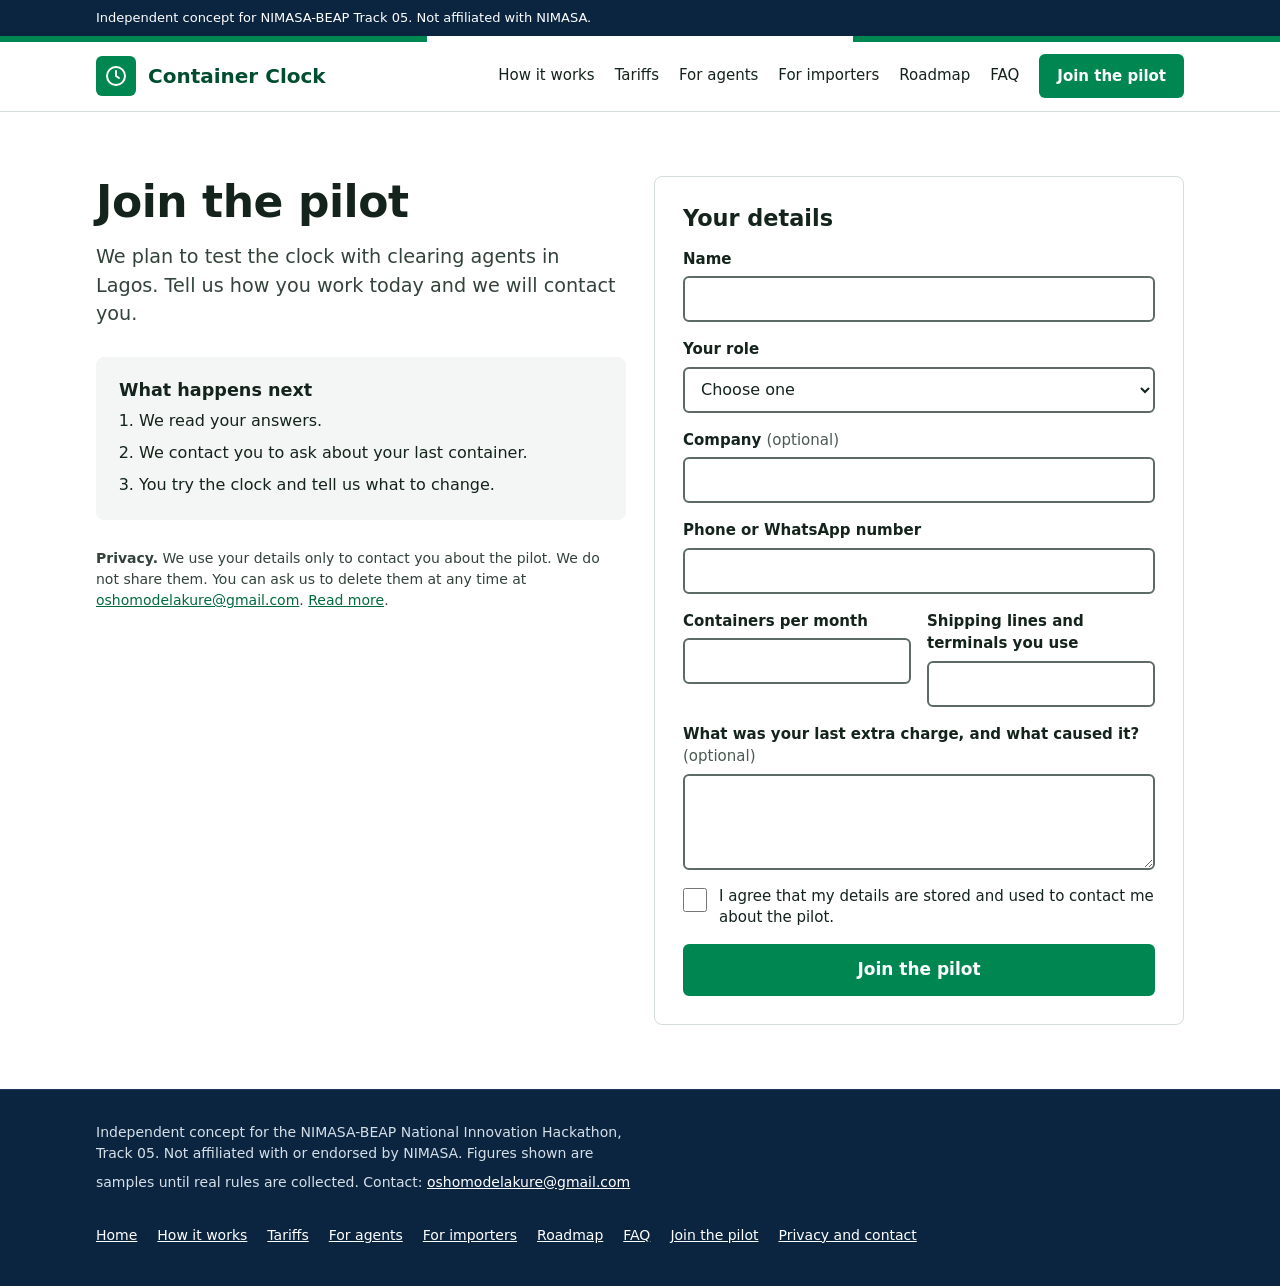
<file: join.html>
<!doctype html>
<html lang="en">
<head>
<meta charset="utf-8">
<meta name="viewport" content="width=device-width, initial-scale=1, viewport-fit=cover">
<title>Join the pilot | Container Clock</title>
<meta name="description" content="Tell us how you work today. We plan to test the clock with clearing agents in Lagos.">
<meta name="theme-color" content="#008751">
<link rel="icon" href="favicon.svg" type="image/svg+xml">
<link rel="stylesheet" href="styles.css">
</head>
<body>
<a class="skip" href="#main">Skip to content</a>

<div class="notice-bar"><div class="wrap">Independent concept for NIMASA-BEAP Track 05. Not affiliated with NIMASA.</div></div>
<div class="flag" aria-hidden="true"><i></i><i></i><i></i></div>
<header class="site-head">
  <div class="wrap">
    <a class="brand" href="index.html"><span class="brand-mark"><svg width="24" height="24" viewBox="0 0 24 24" fill="none" stroke="#FFFFFF" stroke-width="2" stroke-linecap="round" stroke-linejoin="round" aria-hidden="true"><circle cx="12" cy="12" r="9"/><path d="M12 7v5l3 2"/></svg></span><span>Container Clock</span></a>
    <nav class="nav" aria-label="Main">
      <a href="how-it-works.html">How it works</a>
      <a href="tariffs.html">Tariffs</a>
      <a href="for-agents.html">For agents</a>
      <a href="for-importers.html">For importers</a>
      <a href="roadmap.html">Roadmap</a>
      <a href="faq.html">FAQ</a>
      <a class="nav-cta" href="join.html" aria-current="page">Join the pilot</a>
    </nav>
  </div>
</header>
<main id="main">

<section class="band">
  <div class="wrap split">
    <div class="stack-lg" style="min-width:0">
      <div class="page-head">
        <h1>Join the pilot</h1>
        <p class="lead">We plan to test the clock with clearing agents in Lagos. Tell us how you work today and we will contact you.</p>
      </div>
      <div class="card card-soft">
        <h2 style="font-size:1.1rem">What happens next</h2>
        <ol class="plain-list">
          <li>We read your answers.</li>
          <li>We contact you to ask about your last container.</li>
          <li>You try the clock and tell us what to change.</li>
        </ol>
      </div>
      <p class="small" style="color:var(--soft)"><strong>Privacy.</strong> We use your details only to contact you about the pilot. We do not share them. You can ask us to delete them at any time at <a href="mailto:oshomodelakure@gmail.com">oshomodelakure@gmail.com</a>. <a href="privacy.html">Read more</a>.</p>
    </div>

    <section class="form-panel" aria-labelledby="form-h">
      <h2 id="form-h" style="font-size:1.4rem;margin-bottom:16px">Your details</h2>
      <div id="join-error" class="notice notice-red" role="alert" hidden style="margin-bottom:16px"></div>
      <form id="join" class="form" novalidate>
        <div class="field"><label for="f-name">Name</label><input id="f-name" name="name" type="text" autocomplete="name"></div>
        <div class="field"><label for="f-role">Your role</label>
          <select id="f-role" name="role">
            <option value="">Choose one</option>
            <option value="Clearing agent">Clearing agent</option>
            <option value="Importer">Importer</option>
            <option value="Exporter">Exporter</option>
            <option value="Other">Other</option>
          </select></div>
        <div class="field"><label for="f-co">Company <span class="opt">(optional)</span></label><input id="f-co" name="company" type="text" autocomplete="organization"></div>
        <div class="field"><label for="f-ph">Phone or WhatsApp number</label><input id="f-ph" name="phone" type="tel" autocomplete="tel"></div>
        <div class="two">
          <div class="field"><label for="f-n">Containers per month</label><input id="f-n" name="containersPerMonth" type="text" inputmode="numeric"></div>
          <div class="field"><label for="f-l">Shipping lines and terminals you use</label><input id="f-l" name="linesAndTerminals" type="text"></div>
        </div>
        <div class="field"><label for="f-q">What was your last extra charge, and what caused it? <span class="opt">(optional)</span></label><textarea id="f-q" name="lastExtraCharge" rows="3"></textarea></div>
        <div class="consent"><input id="f-c" name="consent" type="checkbox"><label for="f-c">I agree that my details are stored and used to contact me about the pilot.</label></div>
        <button id="join-submit" class="btn btn-block" type="submit">Join the pilot</button>
      </form>

      <div id="join-done" role="status" tabindex="-1" hidden class="notice notice-green" style="padding:22px">
        <h2 style="font-size:1.35rem;margin-bottom:8px">Thank you, we have your details.</h2>
        <p>We will contact you on the number you gave.</p>
      </div>

      <div id="join-fallback" role="status" tabindex="-1" hidden class="stack">
        <div class="notice notice-amber">
          <strong>Nothing has been sent.</strong> This form is not connected to an inbox yet. Copy your answers and send them to <a href="mailto:oshomodelakure@gmail.com">oshomodelakure@gmail.com</a> or <a href="https://wa.me/2348168460256">08168460256</a>.
        </div>
        <label class="label" for="join-copy">Your answers</label>
        <textarea id="join-copy" class="copybox" readonly></textarea>
        <div class="cta-row"><button id="join-copy-btn" class="btn" type="button">Copy answers</button></div>
        <p id="join-copy-msg" class="small muted" role="status"></p>
      </div>
    </section>
  </div>
</section>
</main>

<footer class="site-foot">
  <div class="wrap">
    <p>Independent concept for the NIMASA-BEAP National Innovation Hackathon, Track 05. Not affiliated with or endorsed by NIMASA. Figures shown are samples until real rules are collected. Contact: <a href="mailto:oshomodelakure@gmail.com">oshomodelakure@gmail.com</a></p>
    <nav aria-label="Footer">
      <a href="index.html">Home</a>
      <a href="how-it-works.html">How it works</a>
      <a href="tariffs.html">Tariffs</a>
      <a href="for-agents.html">For agents</a>
      <a href="for-importers.html">For importers</a>
      <a href="roadmap.html">Roadmap</a>
      <a href="faq.html">FAQ</a>
      <a href="join.html">Join the pilot</a>
      <a href="privacy.html">Privacy and contact</a>
    </nav>
  </div>
</footer>
<script src="app.js" defer></script>
</body>
</html>
</file>
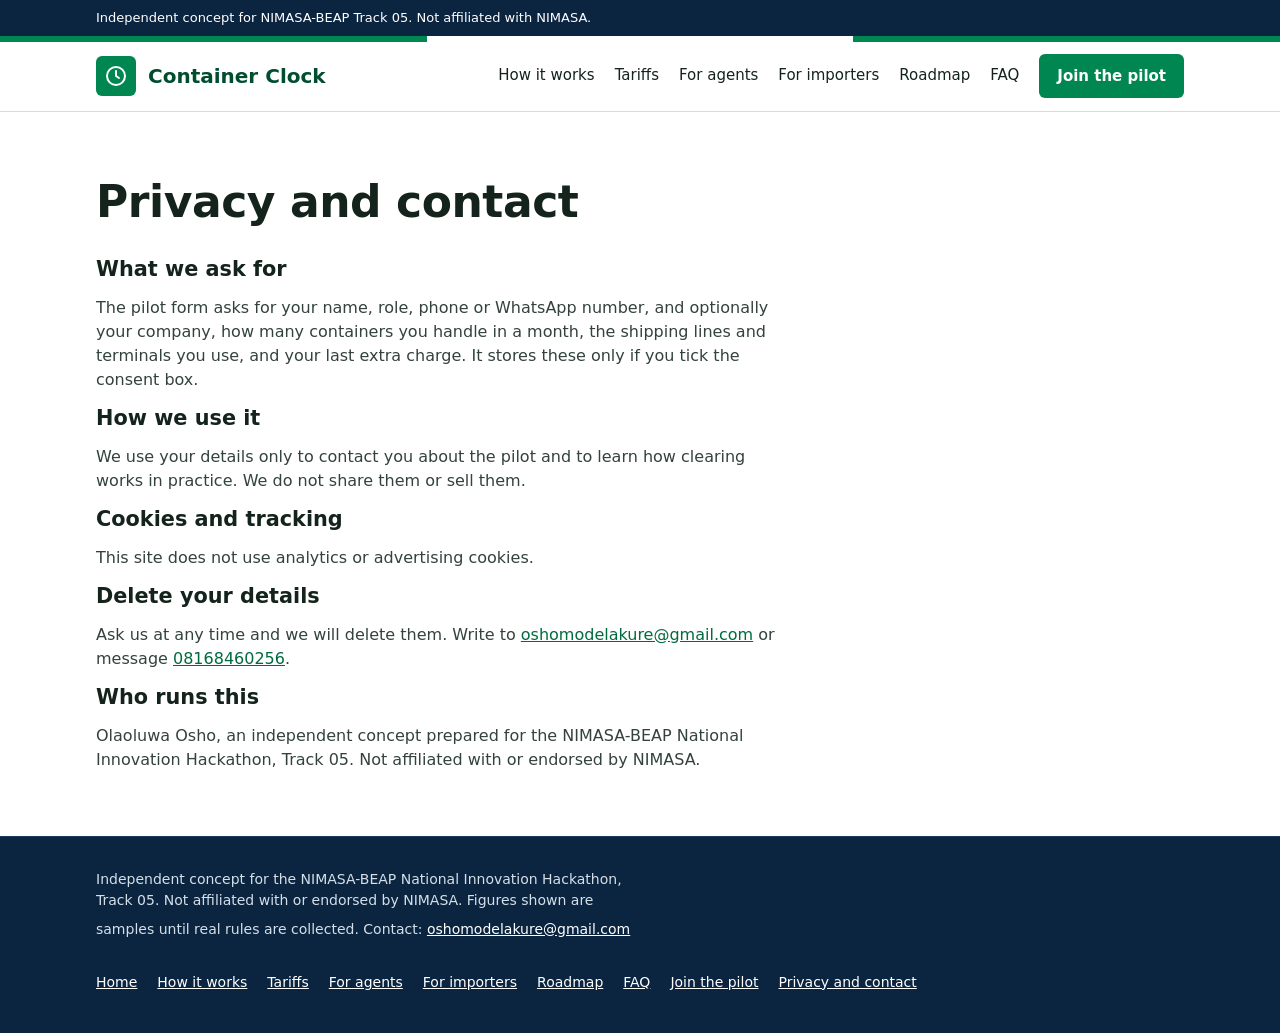
<file: privacy.html>
<!doctype html>
<html lang="en">
<head>
<meta charset="utf-8">
<meta name="viewport" content="width=device-width, initial-scale=1, viewport-fit=cover">
<title>Privacy and contact | Container Clock</title>
<meta name="description" content="What the pilot form collects, how it is used, and how to ask for deletion.">
<meta name="theme-color" content="#008751">
<link rel="icon" href="favicon.svg" type="image/svg+xml">
<link rel="stylesheet" href="styles.css">
</head>
<body>
<a class="skip" href="#main">Skip to content</a>

<div class="notice-bar"><div class="wrap">Independent concept for NIMASA-BEAP Track 05. Not affiliated with NIMASA.</div></div>
<div class="flag" aria-hidden="true"><i></i><i></i><i></i></div>
<header class="site-head">
  <div class="wrap">
    <a class="brand" href="index.html"><span class="brand-mark"><svg width="24" height="24" viewBox="0 0 24 24" fill="none" stroke="#FFFFFF" stroke-width="2" stroke-linecap="round" stroke-linejoin="round" aria-hidden="true"><circle cx="12" cy="12" r="9"/><path d="M12 7v5l3 2"/></svg></span><span>Container Clock</span></a>
    <nav class="nav" aria-label="Main">
      <a href="how-it-works.html">How it works</a>
      <a href="tariffs.html">Tariffs</a>
      <a href="for-agents.html">For agents</a>
      <a href="for-importers.html">For importers</a>
      <a href="roadmap.html">Roadmap</a>
      <a href="faq.html">FAQ</a>
      <a class="nav-cta" href="join.html">Join the pilot</a>
    </nav>
  </div>
</header>
<main id="main">

<section class="band">
  <div class="wrap stack-lg">
    <div class="page-head"><h1>Privacy and contact</h1></div>
    <div class="prose">
      <h2 style="font-size:1.3rem">What we ask for</h2>
      <p>The pilot form asks for your name, role, phone or WhatsApp number, and optionally your company, how many containers you handle in a month, the shipping lines and terminals you use, and your last extra charge. It stores these only if you tick the consent box.</p>
      <h2 style="font-size:1.3rem">How we use it</h2>
      <p>We use your details only to contact you about the pilot and to learn how clearing works in practice. We do not share them or sell them.</p>
      <h2 style="font-size:1.3rem">Cookies and tracking</h2>
      <p>This site does not use analytics or advertising cookies.</p>
      <h2 style="font-size:1.3rem">Delete your details</h2>
      <p>Ask us at any time and we will delete them. Write to <a href="mailto:oshomodelakure@gmail.com">oshomodelakure@gmail.com</a> or message <a href="https://wa.me/2348168460256">08168460256</a>.</p>
      <h2 style="font-size:1.3rem">Who runs this</h2>
      <p>Olaoluwa Osho, an independent concept prepared for the NIMASA-BEAP National Innovation Hackathon, Track 05. Not affiliated with or endorsed by NIMASA.</p>
    </div>
  </div>
</section>
</main>

<footer class="site-foot">
  <div class="wrap">
    <p>Independent concept for the NIMASA-BEAP National Innovation Hackathon, Track 05. Not affiliated with or endorsed by NIMASA. Figures shown are samples until real rules are collected. Contact: <a href="mailto:oshomodelakure@gmail.com">oshomodelakure@gmail.com</a></p>
    <nav aria-label="Footer">
      <a href="index.html">Home</a>
      <a href="how-it-works.html">How it works</a>
      <a href="tariffs.html">Tariffs</a>
      <a href="for-agents.html">For agents</a>
      <a href="for-importers.html">For importers</a>
      <a href="roadmap.html">Roadmap</a>
      <a href="faq.html">FAQ</a>
      <a href="join.html">Join the pilot</a>
      <a href="privacy.html">Privacy and contact</a>
    </nav>
  </div>
</footer>
<script src="app.js" defer></script>
</body>
</html>
</file>
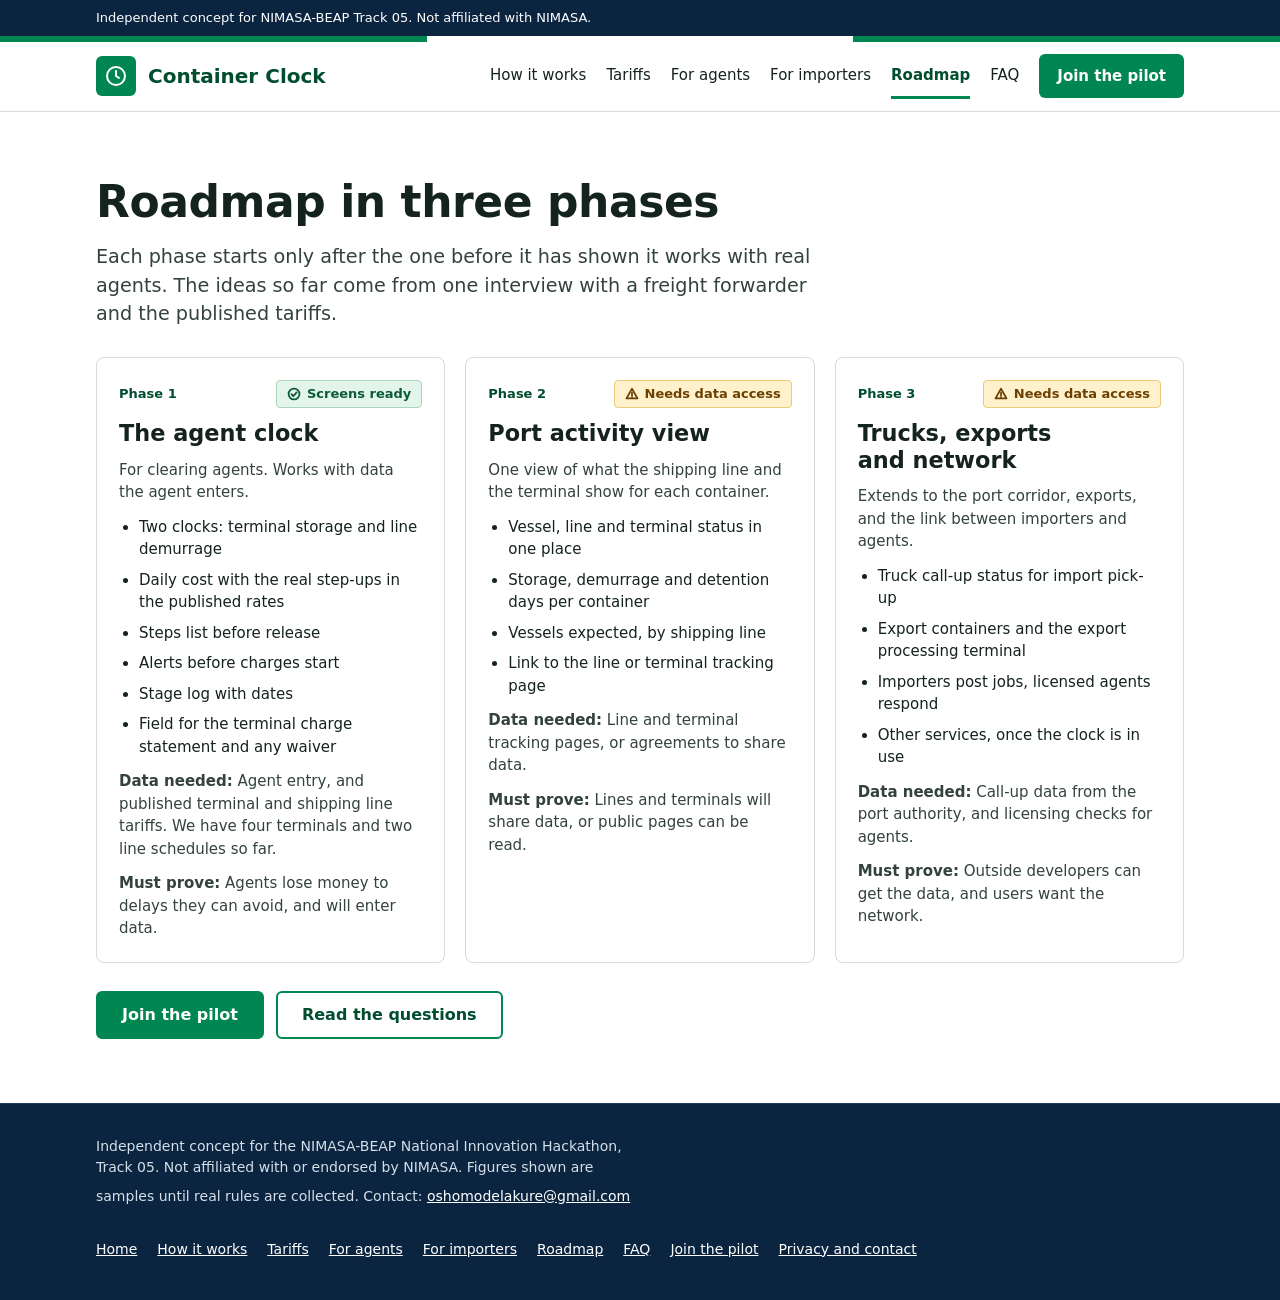
<file: roadmap.html>
<!doctype html>
<html lang="en">
<head>
<meta charset="utf-8">
<meta name="viewport" content="width=device-width, initial-scale=1, viewport-fit=cover">
<title>Roadmap | Container Clock</title>
<meta name="description" content="Three phases. Each starts after the one before it has shown it works with real agents.">
<meta name="theme-color" content="#008751">
<link rel="icon" href="favicon.svg" type="image/svg+xml">
<link rel="stylesheet" href="styles.css">
</head>
<body>
<a class="skip" href="#main">Skip to content</a>

<div class="notice-bar"><div class="wrap">Independent concept for NIMASA-BEAP Track 05. Not affiliated with NIMASA.</div></div>
<div class="flag" aria-hidden="true"><i></i><i></i><i></i></div>
<header class="site-head">
  <div class="wrap">
    <a class="brand" href="index.html"><span class="brand-mark"><svg width="24" height="24" viewBox="0 0 24 24" fill="none" stroke="#FFFFFF" stroke-width="2" stroke-linecap="round" stroke-linejoin="round" aria-hidden="true"><circle cx="12" cy="12" r="9"/><path d="M12 7v5l3 2"/></svg></span><span>Container Clock</span></a>
    <nav class="nav" aria-label="Main">
      <a href="how-it-works.html">How it works</a>
      <a href="tariffs.html">Tariffs</a>
      <a href="for-agents.html">For agents</a>
      <a href="for-importers.html">For importers</a>
      <a href="roadmap.html" aria-current="page">Roadmap</a>
      <a href="faq.html">FAQ</a>
      <a class="nav-cta" href="join.html">Join the pilot</a>
    </nav>
  </div>
</header>
<main id="main">

<section class="band">
  <div class="wrap stack-lg">
    <div class="page-head">
      <h1>Roadmap in three phases</h1>
      <p class="lead">Each phase starts only after the one before it has shown it works with real agents. The ideas so far come from one interview with a freight forwarder and the published tariffs.</p>
    </div>
    <div class="grid">
      <section class="card" style="gap:12px">
        <div style="display:flex;justify-content:space-between;gap:8px;flex-wrap:wrap;align-items:center"><span class="tag">Phase 1</span><span class="chip chip-green"><svg viewBox="0 0 16 16" fill="none" stroke="currentColor" stroke-width="2" stroke-linecap="round" stroke-linejoin="round" aria-hidden="true"><circle cx="8" cy="8" r="6.2"/><path d="M5 8.2l2.2 2.2L11 6.2"/></svg>Screens ready</span></div>
        <h2 style="font-size:1.4rem">The agent clock</h2>
        <p class="muted small">For clearing agents. Works with data the agent enters.</p>
        <ul class="plain-list" style="font-size:.9375rem">
          <li>Two clocks: terminal storage and line demurrage</li>
          <li>Daily cost with the real step-ups in the published rates</li>
          <li>Steps list before release</li>
          <li>Alerts before charges start</li>
          <li>Stage log with dates</li>
          <li>Field for the terminal charge statement and any waiver</li>
        </ul>
        <p class="small"><strong>Data needed:</strong> Agent entry, and published terminal and shipping line tariffs. We have four terminals and two line schedules so far.</p>
        <p class="small"><strong>Must prove:</strong> Agents lose money to delays they can avoid, and will enter data.</p>
      </section>
      <section class="card" style="gap:12px">
        <div style="display:flex;justify-content:space-between;gap:8px;flex-wrap:wrap;align-items:center"><span class="tag">Phase 2</span><span class="chip chip-amber"><svg viewBox="0 0 16 16" fill="none" stroke="currentColor" stroke-width="2" stroke-linecap="round" stroke-linejoin="round" aria-hidden="true"><path d="M8 2l6.3 11H1.7z"/><path d="M8 6.5v3.2M8 11.6v.1"/></svg>Needs data access</span></div>
        <h2 style="font-size:1.4rem">Port activity view</h2>
        <p class="muted small">One view of what the shipping line and the terminal show for each container.</p>
        <ul class="plain-list" style="font-size:.9375rem">
          <li>Vessel, line and terminal status in one place</li>
          <li>Storage, demurrage and detention days per container</li>
          <li>Vessels expected, by shipping line</li>
          <li>Link to the line or terminal tracking page</li>
        </ul>
        <p class="small"><strong>Data needed:</strong> Line and terminal tracking pages, or agreements to share data.</p>
        <p class="small"><strong>Must prove:</strong> Lines and terminals will share data, or public pages can be read.</p>
      </section>
      <section class="card" style="gap:12px">
        <div style="display:flex;justify-content:space-between;gap:8px;flex-wrap:wrap;align-items:center"><span class="tag">Phase 3</span><span class="chip chip-amber"><svg viewBox="0 0 16 16" fill="none" stroke="currentColor" stroke-width="2" stroke-linecap="round" stroke-linejoin="round" aria-hidden="true"><path d="M8 2l6.3 11H1.7z"/><path d="M8 6.5v3.2M8 11.6v.1"/></svg>Needs data access</span></div>
        <h2 style="font-size:1.4rem">Trucks, exports and network</h2>
        <p class="muted small">Extends to the port corridor, exports, and the link between importers and agents.</p>
        <ul class="plain-list" style="font-size:.9375rem">
          <li>Truck call-up status for import pick-up</li>
          <li>Export containers and the export processing terminal</li>
          <li>Importers post jobs, licensed agents respond</li>
          <li>Other services, once the clock is in use</li>
        </ul>
        <p class="small"><strong>Data needed:</strong> Call-up data from the port authority, and licensing checks for agents.</p>
        <p class="small"><strong>Must prove:</strong> Outside developers can get the data, and users want the network.</p>
      </section>
    </div>
    <div class="cta-row"><a class="btn" href="join.html">Join the pilot</a><a class="btn btn-ghost" href="faq.html">Read the questions</a></div>
  </div>
</section>
</main>

<footer class="site-foot">
  <div class="wrap">
    <p>Independent concept for the NIMASA-BEAP National Innovation Hackathon, Track 05. Not affiliated with or endorsed by NIMASA. Figures shown are samples until real rules are collected. Contact: <a href="mailto:oshomodelakure@gmail.com">oshomodelakure@gmail.com</a></p>
    <nav aria-label="Footer">
      <a href="index.html">Home</a>
      <a href="how-it-works.html">How it works</a>
      <a href="tariffs.html">Tariffs</a>
      <a href="for-agents.html">For agents</a>
      <a href="for-importers.html">For importers</a>
      <a href="roadmap.html">Roadmap</a>
      <a href="faq.html">FAQ</a>
      <a href="join.html">Join the pilot</a>
      <a href="privacy.html">Privacy and contact</a>
    </nav>
  </div>
</footer>
<script src="app.js" defer></script>
</body>
</html>
</file>
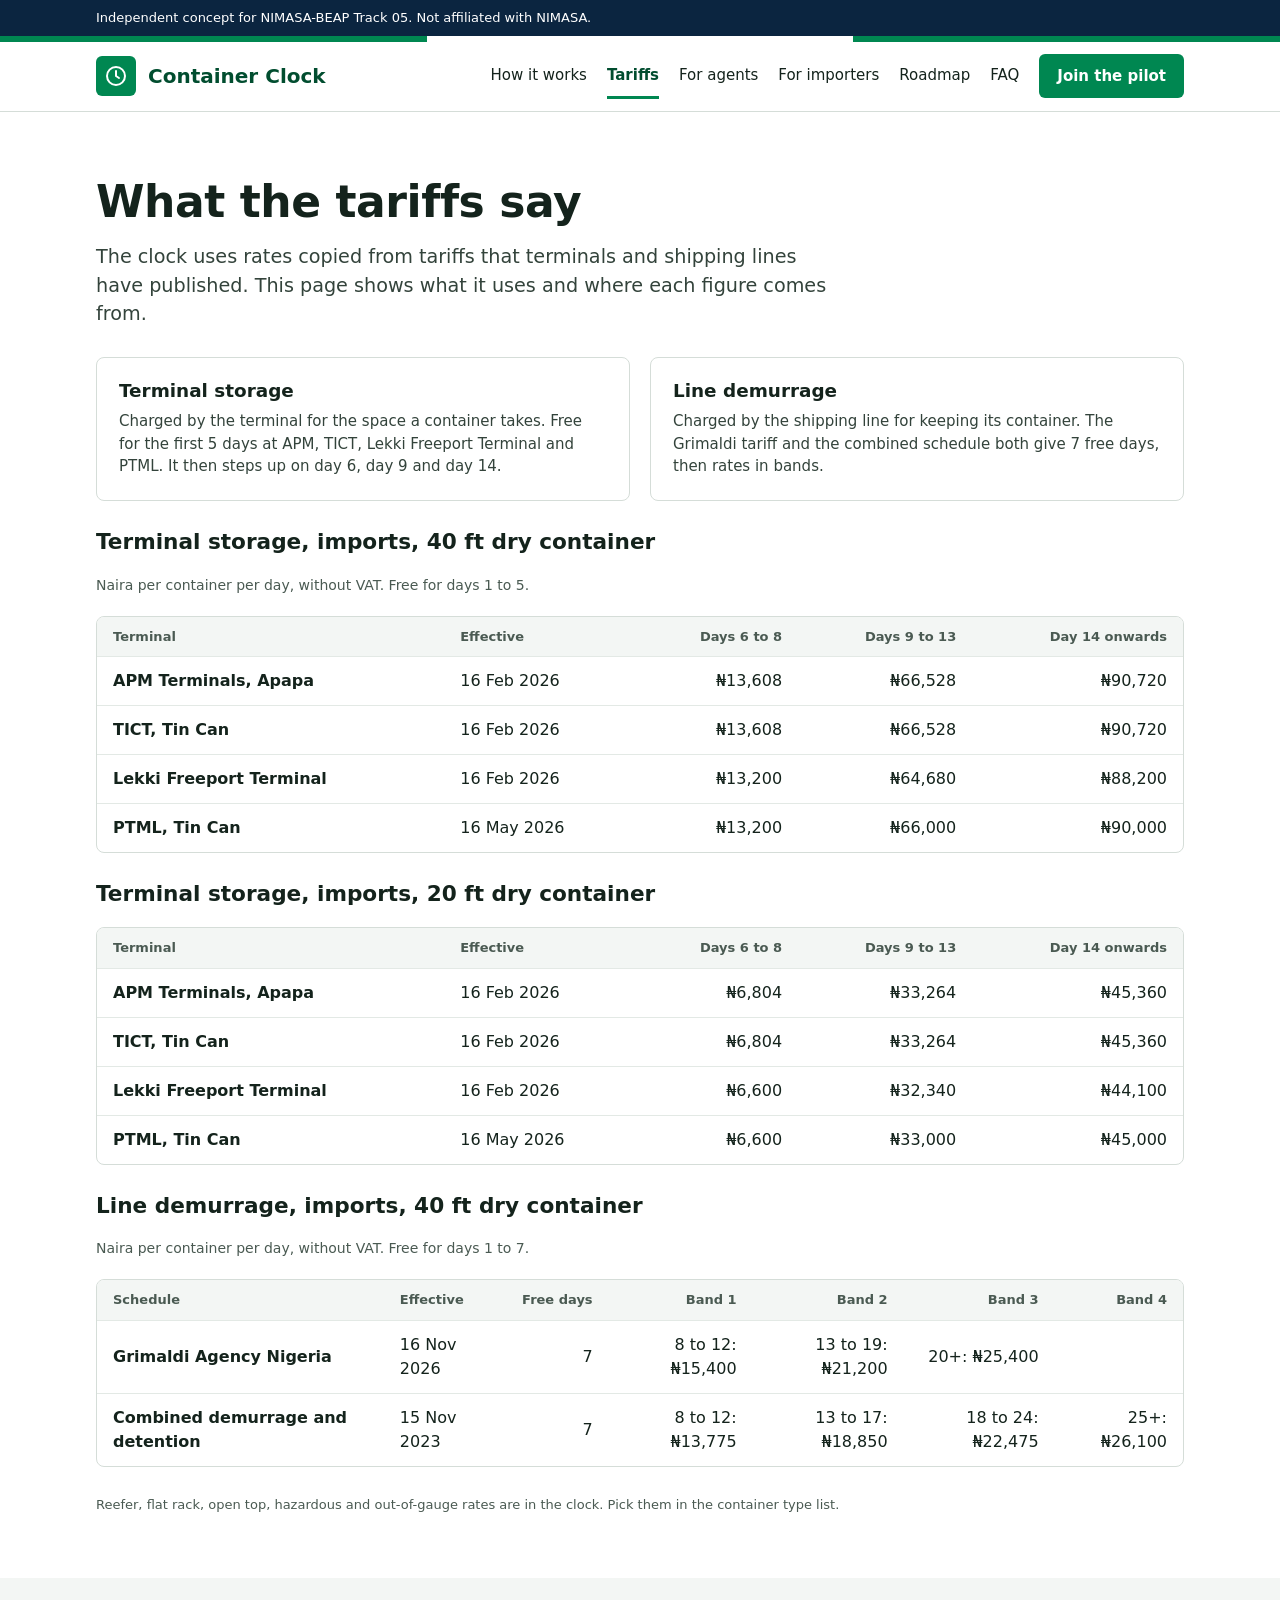
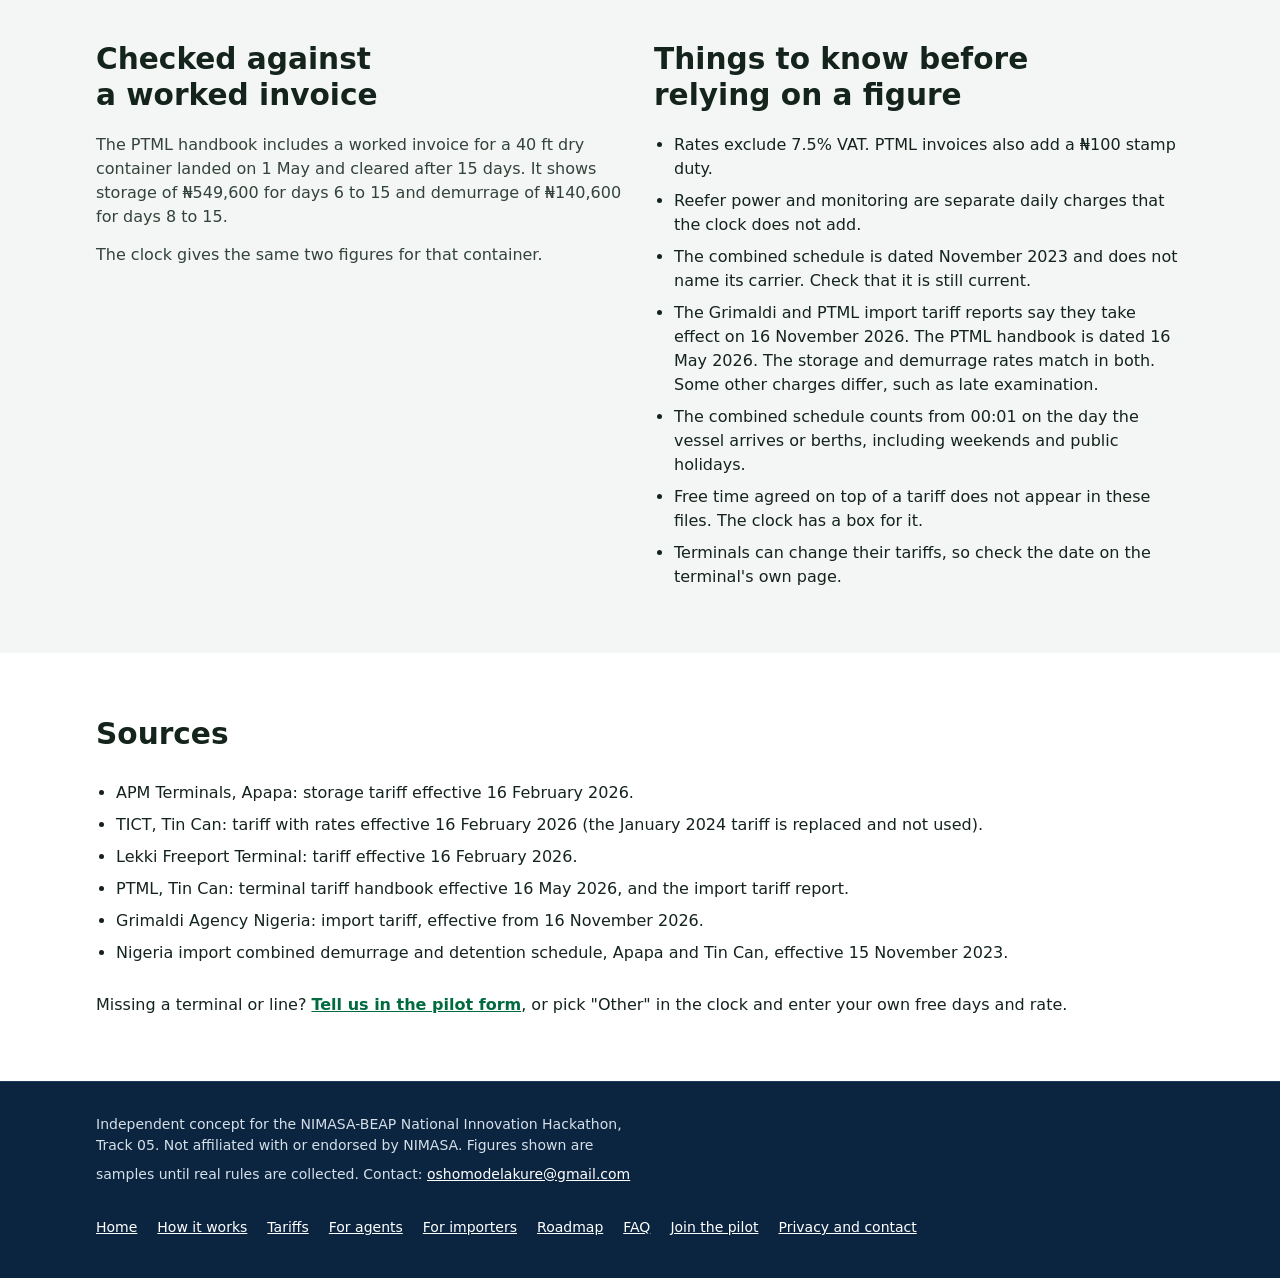
<file: tariffs.html>
<!doctype html>
<html lang="en">
<head>
<meta charset="utf-8">
<meta name="viewport" content="width=device-width, initial-scale=1, viewport-fit=cover">
<title>Tariffs | Container Clock</title>
<meta name="description" content="The published terminal storage and shipping line demurrage rates the clock uses, with sources and dates.">
<meta name="theme-color" content="#008751">
<link rel="icon" href="favicon.svg" type="image/svg+xml">
<link rel="stylesheet" href="styles.css">
</head>
<body>
<a class="skip" href="#main">Skip to content</a>

<div class="notice-bar"><div class="wrap">Independent concept for NIMASA-BEAP Track 05. Not affiliated with NIMASA.</div></div>
<div class="flag" aria-hidden="true"><i></i><i></i><i></i></div>
<header class="site-head">
  <div class="wrap">
    <a class="brand" href="index.html"><span class="brand-mark"><svg width="24" height="24" viewBox="0 0 24 24" fill="none" stroke="#FFFFFF" stroke-width="2" stroke-linecap="round" stroke-linejoin="round" aria-hidden="true"><circle cx="12" cy="12" r="9"/><path d="M12 7v5l3 2"/></svg></span><span>Container Clock</span></a>
    <nav class="nav" aria-label="Main">
      <a href="how-it-works.html">How it works</a>
      <a href="tariffs.html" aria-current="page">Tariffs</a>
      <a href="for-agents.html">For agents</a>
      <a href="for-importers.html">For importers</a>
      <a href="roadmap.html">Roadmap</a>
      <a href="faq.html">FAQ</a>
      <a class="nav-cta" href="join.html">Join the pilot</a>
    </nav>
  </div>
</header>
<main id="main">

<section class="band">
  <div class="wrap stack-lg">
    <div class="page-head">
      <h1>What the tariffs say</h1>
      <p class="lead">The clock uses rates copied from tariffs that terminals and shipping lines have published. This page shows what it uses and where each figure comes from.</p>
    </div>

    <div class="grid grid-2">
      <div class="card"><h3>Terminal storage</h3><p>Charged by the terminal for the space a container takes. Free for the first 5 days at APM, TICT, Lekki Freeport Terminal and PTML. It then steps up on day 6, day 9 and day 14.</p></div>
      <div class="card"><h3>Line demurrage</h3><p>Charged by the shipping line for keeping its container. The Grimaldi tariff and the combined schedule both give 7 free days, then rates in bands.</p></div>
    </div>

    <div class="stack">
      <h2 style="font-size:1.35rem">Terminal storage, imports, 40 ft dry container</h2>
      <p class="muted small">Naira per container per day, without VAT. Free for days 1 to 5.</p>
      <div class="table-scroll"><table><thead><tr><th>Terminal</th><th>Effective</th><th class="num">Days 6 to 8</th><th class="num">Days 9 to 13</th><th class="num">Day 14 onwards</th></tr></thead><tbody><tr><td><strong>APM Terminals, Apapa</strong></td><td>16 Feb 2026</td><td class="num">₦13,608</td><td class="num">₦66,528</td><td class="num">₦90,720</td></tr><tr><td><strong>TICT, Tin Can</strong></td><td>16 Feb 2026</td><td class="num">₦13,608</td><td class="num">₦66,528</td><td class="num">₦90,720</td></tr><tr><td><strong>Lekki Freeport Terminal</strong></td><td>16 Feb 2026</td><td class="num">₦13,200</td><td class="num">₦64,680</td><td class="num">₦88,200</td></tr><tr><td><strong>PTML, Tin Can</strong></td><td>16 May 2026</td><td class="num">₦13,200</td><td class="num">₦66,000</td><td class="num">₦90,000</td></tr></tbody></table></div>
    </div>
    <div class="stack">
      <h2 style="font-size:1.35rem">Terminal storage, imports, 20 ft dry container</h2>
      <div class="table-scroll"><table><thead><tr><th>Terminal</th><th>Effective</th><th class="num">Days 6 to 8</th><th class="num">Days 9 to 13</th><th class="num">Day 14 onwards</th></tr></thead><tbody><tr><td><strong>APM Terminals, Apapa</strong></td><td>16 Feb 2026</td><td class="num">₦6,804</td><td class="num">₦33,264</td><td class="num">₦45,360</td></tr><tr><td><strong>TICT, Tin Can</strong></td><td>16 Feb 2026</td><td class="num">₦6,804</td><td class="num">₦33,264</td><td class="num">₦45,360</td></tr><tr><td><strong>Lekki Freeport Terminal</strong></td><td>16 Feb 2026</td><td class="num">₦6,600</td><td class="num">₦32,340</td><td class="num">₦44,100</td></tr><tr><td><strong>PTML, Tin Can</strong></td><td>16 May 2026</td><td class="num">₦6,600</td><td class="num">₦33,000</td><td class="num">₦45,000</td></tr></tbody></table></div>
    </div>
    <div class="stack">
      <h2 style="font-size:1.35rem">Line demurrage, imports, 40 ft dry container</h2>
      <p class="muted small">Naira per container per day, without VAT. Free for days 1 to 7.</p>
      <div class="table-scroll"><table><thead><tr><th>Schedule</th><th>Effective</th><th class="num">Free days</th><th class="num">Band 1</th><th class="num">Band 2</th><th class="num">Band 3</th><th class="num">Band 4</th></tr></thead><tbody>
<tr><td><strong>Grimaldi Agency Nigeria</strong></td><td>16 Nov 2026</td><td class="num">7</td><td class="num">8 to 12: ₦15,400</td><td class="num">13 to 19: ₦21,200</td><td class="num">20+: ₦25,400</td><td class="num"></td></tr>
<tr><td><strong>Combined demurrage and detention</strong></td><td>15 Nov 2023</td><td class="num">7</td><td class="num">8 to 12: ₦13,775</td><td class="num">13 to 17: ₦18,850</td><td class="num">18 to 24: ₦22,475</td><td class="num">25+: ₦26,100</td></tr>
</tbody></table></div>
    </div>
    <p class="fine">Reefer, flat rack, open top, hazardous and out-of-gauge rates are in the clock. Pick them in the container type list.</p>
  </div>
</section>

<section class="band band-soft">
  <div class="wrap split">
    <div class="stack">
      <h2>Checked against a worked invoice</h2>
      <div class="prose">
        <p>The PTML handbook includes a worked invoice for a 40 ft dry container landed on 1 May and cleared after 15 days. It shows storage of ₦549,600 for days 6 to 15 and demurrage of ₦140,600 for days 8 to 15.</p>
        <p>The clock gives the same two figures for that container.</p>
      </div>
    </div>
    <div class="stack">
      <h2>Things to know before relying on a figure</h2>
      <ul class="plain-list">
        <li>Rates exclude 7.5% VAT. PTML invoices also add a ₦100 stamp duty.</li>
        <li>Reefer power and monitoring are separate daily charges that the clock does not add.</li>
        <li>The combined schedule is dated November 2023 and does not name its carrier. Check that it is still current.</li>
        <li>The Grimaldi and PTML import tariff reports say they take effect on 16 November 2026. The PTML handbook is dated 16 May 2026. The storage and demurrage rates match in both. Some other charges differ, such as late examination.</li>
        <li>The combined schedule counts from 00:01 on the day the vessel arrives or berths, including weekends and public holidays.</li>
        <li>Free time agreed on top of a tariff does not appear in these files. The clock has a box for it.</li>
        <li>Terminals can change their tariffs, so check the date on the terminal's own page.</li>
      </ul>
    </div>
  </div>
</section>

<section class="band">
  <div class="wrap stack-lg">
    <h2>Sources</h2>
    <ul class="plain-list">
      <li>APM Terminals, Apapa: storage tariff effective 16 February 2026.</li>
      <li>TICT, Tin Can: tariff with rates effective 16 February 2026 (the January 2024 tariff is replaced and not used).</li>
      <li>Lekki Freeport Terminal: tariff effective 16 February 2026.</li>
      <li>PTML, Tin Can: terminal tariff handbook effective 16 May 2026, and the import tariff report.</li>
      <li>Grimaldi Agency Nigeria: import tariff, effective from 16 November 2026.</li>
      <li>Nigeria import combined demurrage and detention schedule, Apapa and Tin Can, effective 15 November 2023.</li>
    </ul>
    <p>Missing a terminal or line? <a href="join.html"><strong>Tell us in the pilot form</strong></a>, or pick "Other" in the clock and enter your own free days and rate.</p>
  </div>
</section>
</main>

<footer class="site-foot">
  <div class="wrap">
    <p>Independent concept for the NIMASA-BEAP National Innovation Hackathon, Track 05. Not affiliated with or endorsed by NIMASA. Figures shown are samples until real rules are collected. Contact: <a href="mailto:oshomodelakure@gmail.com">oshomodelakure@gmail.com</a></p>
    <nav aria-label="Footer">
      <a href="index.html">Home</a>
      <a href="how-it-works.html">How it works</a>
      <a href="tariffs.html">Tariffs</a>
      <a href="for-agents.html">For agents</a>
      <a href="for-importers.html">For importers</a>
      <a href="roadmap.html">Roadmap</a>
      <a href="faq.html">FAQ</a>
      <a href="join.html">Join the pilot</a>
      <a href="privacy.html">Privacy and contact</a>
    </nav>
  </div>
</footer>
<script src="app.js" defer></script>
</body>
</html>
</file>
<file: styles.css>
/* Layout: navy notice bar, green-white-green strip, header with a wrapping nav, then full-width bands
   holding a 1120px column. The clock calculator is the working object in the home hero.
   System fonts only, so every page stays light on weak connections. */
:root {
  --bg: #FFFFFF;
  --surface: #F3F6F4;
  --card: #FFFFFF;
  --fg: #14231C;
  --soft: #33433B;
  --muted: #4A5A52;
  --border: #D5DDD8;
  --rule: #E3E9E5;
  --field: #5C6B63;
  --brand: #008751;
  --brand-deep: #014D2F;
  --link: #006B3F;
  --on-brand: #FFFFFF;
  --navy: #0B2540;
  --on-navy: #FFFFFF;
  --flag-white: #FFFFFF;
  --red-bg: #FDE8E6; --red-fg: #9B1C12; --red-bd: #F2B8B2;
  --amber-bg: #FFF1CC; --amber-fg: #6B4000; --amber-bd: #EBCB7A;
  --green-bg: #E3F4EA; --green-fg: #0B5B36; --green-bd: #A9D6BC;
  --font: system-ui, -apple-system, "Segoe UI", Roboto, "Helvetica Neue", Arial, sans-serif;
}
@media (prefers-color-scheme: dark) {
  :root:not([data-theme="light"]) {
    --bg: #0D1812; --surface: #13221A; --card: #172A20;
    --fg: #E7F0EA; --soft: #C3D2C8; --muted: #A3B5AA;
    --border: #2B4034; --rule: #223329; --field: #7F9488;
    --brand-deep: #7FD6A9; --link: #62CF9B;
    --red-bg: #3A1714; --red-fg: #FFB4AC; --red-bd: #6B2A24;
    --amber-bg: #382A0A; --amber-fg: #FFD98A; --amber-bd: #6B5116;
    --green-bg: #123424; --green-fg: #8FE0B4; --green-bd: #1F5A3D;
    color-scheme: dark;
  }
}
:root[data-theme="dark"] {
  --bg: #0D1812; --surface: #13221A; --card: #172A20;
  --fg: #E7F0EA; --soft: #C3D2C8; --muted: #A3B5AA;
  --border: #2B4034; --rule: #223329; --field: #7F9488;
  --brand-deep: #7FD6A9; --link: #62CF9B;
  --red-bg: #3A1714; --red-fg: #FFB4AC; --red-bd: #6B2A24;
  --amber-bg: #382A0A; --amber-fg: #FFD98A; --amber-bd: #6B5116;
  --green-bg: #123424; --green-fg: #8FE0B4; --green-bd: #1F5A3D;
  color-scheme: dark;
}

[hidden] { display: none !important; }
* { box-sizing: border-box; }
html { -webkit-text-size-adjust: 100%; }
body {
  margin: 0;
  font-family: var(--font);
  font-size: 16px;
  line-height: 1.5;
  color: var(--fg);
  background: var(--bg);
}
img, svg { max-width: 100%; }
a { color: var(--link); }
h1, h2, h3 { text-wrap: balance; line-height: 1.2; margin: 0; }
h1 { font-size: clamp(1.9rem, 4.6vw, 2.75rem); letter-spacing: -0.01em; }
h2 { font-size: clamp(1.45rem, 3vw, 1.85rem); }
h3 { font-size: 1.15rem; }
p { margin: 0; }
ul, ol { margin: 0; }
:focus-visible { outline: 3px solid var(--brand); outline-offset: 2px; border-radius: 3px; }
@media (prefers-color-scheme: dark) { :root:not([data-theme="light"]) :focus-visible { outline-color: var(--link); } }
:root[data-theme="dark"] :focus-visible { outline-color: var(--link); }

.wrap {
  max-width: 1120px;
  margin: 0 auto;
  padding-left: max(16px, env(safe-area-inset-left, 0px));
  padding-right: max(16px, env(safe-area-inset-right, 0px));
}
.skip {
  position: absolute; left: 8px; top: -60px; z-index: 20;
  background: var(--brand); color: var(--on-brand); padding: 10px 14px; border-radius: 6px; font-weight: 700;
}
.skip:focus { top: 8px; }

/* Top bars */
.notice-bar { background: var(--navy); color: var(--on-navy); font-size: 0.8125rem; padding-block: 8px; }
.flag { display: flex; height: 6px; }
.flag i { flex: 1; background: var(--brand); }
.flag i:nth-child(2) { background: var(--flag-white); }

.site-head { background: var(--bg); border-bottom: 1px solid var(--border); }
.site-head .wrap { display: flex; flex-wrap: wrap; gap: 8px 24px; align-items: center; justify-content: space-between; padding-block: 12px; }
.brand { display: flex; align-items: center; gap: 12px; text-decoration: none; color: var(--brand-deep); font-weight: 700; font-size: 1.25rem; min-height: 44px; }
.brand-mark { width: 40px; height: 40px; background: var(--brand); border-radius: 6px; display: grid; place-items: center; flex: none; }
.nav { display: flex; flex-wrap: wrap; gap: 0 20px; align-items: center; }
.nav a { color: var(--fg); text-decoration: none; padding: 10px 0; font-size: 0.9375rem; min-height: 44px; display: inline-flex; align-items: center; border-bottom: 3px solid transparent; }
.nav a:hover { color: var(--link); }
.nav a[aria-current="page"] { font-weight: 700; color: var(--brand-deep); border-bottom-color: var(--brand); }
.nav a.nav-cta { background: var(--brand); color: var(--on-brand); font-weight: 700; padding: 0 18px; border-radius: 6px; border-bottom: 0; }
.nav a.nav-cta:hover { color: var(--on-brand); filter: brightness(1.08); }

/* Bands */
.band { padding-block: clamp(36px, 6vw, 64px); }
.band-soft { background: var(--surface); }
.band + .band:not(.band-soft) { border-top: 0; }
.stack { display: grid; gap: 20px; }
.stack-lg { display: grid; gap: 28px; }
.lead { font-size: clamp(1.05rem, 2vw, 1.2rem); line-height: 1.5; color: var(--soft); max-width: 60ch; }
.muted { color: var(--muted); }
.small { font-size: 0.875rem; }
.fine { font-size: 0.8125rem; color: var(--muted); }
.eyebrow { font-size: 0.8125rem; font-weight: 700; color: var(--brand-deep); letter-spacing: 0.06em; text-transform: uppercase; }
.prose { max-width: 68ch; display: grid; gap: 14px; }
.prose p { color: var(--soft); }

.page-head { display: grid; gap: 14px; }
.hero-grid { display: grid; gap: 40px; grid-template-columns: repeat(auto-fit, minmax(min(100%, 420px), 1fr)); align-items: start; }
.hero-copy { display: grid; gap: 18px; min-width: 0; }

/* Buttons */
.cta-row { display: flex; flex-wrap: wrap; gap: 12px; }
.btn {
  display: inline-flex; align-items: center; justify-content: center;
  min-height: 48px; padding: 0 24px; border-radius: 6px;
  background: var(--brand); color: var(--on-brand); font: inherit; font-weight: 700; font-size: 1rem;
  text-decoration: none; border: 2px solid var(--brand); cursor: pointer;
}
.btn:hover { filter: brightness(1.08); }
.btn-ghost { background: transparent; color: var(--brand-deep); border-color: var(--brand); }
.btn-ghost:hover { filter: none; background: var(--green-bg); }
.btn-block { width: 100%; min-height: 52px; font-size: 1.0625rem; }

/* Cards and grids */
.grid { display: grid; gap: 20px; grid-template-columns: repeat(auto-fit, minmax(min(100%, 300px), 1fr)); }
.grid-2 { grid-template-columns: repeat(auto-fit, minmax(min(100%, 380px), 1fr)); }
.card { background: var(--card); border: 1px solid var(--border); border-radius: 8px; padding: 22px; display: grid; gap: 8px; align-content: start; min-width: 0; }
.card p { color: var(--soft); font-size: 0.9375rem; }
.card-soft { background: var(--surface); border-color: var(--surface); }
.band-soft .card { background: var(--card); border-color: var(--border); }
.step-no { width: 36px; height: 36px; border-radius: 50%; background: var(--brand); color: var(--on-brand); font-weight: 700; display: grid; place-items: center; }
.tag { font-size: 0.8125rem; font-weight: 700; color: var(--brand-deep); }
.quote { font-size: 1.2rem; font-weight: 700; line-height: 1.3; }
.checklist { list-style: none; padding: 0; display: grid; gap: 10px; }
.checklist li { display: flex; gap: 10px; align-items: baseline; }
.checklist li::before { content: ""; width: 10px; height: 10px; background: var(--brand); border-radius: 2px; flex: none; transform: translateY(1px); }
.plain-list { padding-left: 20px; display: grid; gap: 8px; }

/* Release steps */
.release { list-style: none; padding: 0; border: 1px solid var(--border); border-radius: 8px; overflow: hidden; background: var(--card); }
.release li { display: flex; flex-wrap: wrap; gap: 6px 14px; align-items: center; padding: 14px 18px; border-top: 1px solid var(--rule); }
.release li:first-child { border-top: 0; }
.release .box { width: 24px; height: 24px; border: 2px solid var(--field); border-radius: 5px; flex: none; }
.release .what { font-weight: 600; flex: 1 1 260px; }
.release .where { font-size: 0.875rem; color: var(--muted); }

/* Chips */
.chip { display: inline-flex; align-items: center; gap: 6px; padding: 3px 10px; border-radius: 4px; font-size: 0.8125rem; font-weight: 600; border: 1px solid; white-space: nowrap; }
.chip svg { width: 14px; height: 14px; flex: none; }
.chip-red { background: var(--red-bg); color: var(--red-fg); border-color: var(--red-bd); }
.chip-amber { background: var(--amber-bg); color: var(--amber-fg); border-color: var(--amber-bd); }
.chip-green { background: var(--green-bg); color: var(--green-fg); border-color: var(--green-bd); }
.chip-neutral { background: var(--surface); color: var(--soft); border-color: var(--border); }
.notice { padding: 12px 14px; border-radius: 6px; border: 1px solid; font-size: 0.9375rem; }
.notice-red { background: var(--red-bg); color: var(--red-fg); border-color: var(--red-bd); }
.notice-amber { background: var(--amber-bg); color: var(--amber-fg); border-color: var(--amber-bd); }
.notice-green { background: var(--green-bg); color: var(--green-fg); border-color: var(--green-bd); }

/* Placeholders to replace before launch */
.ph { background: var(--amber-bg); color: var(--amber-fg); border-bottom: 2px dotted var(--amber-bd); padding: 0 3px; border-radius: 2px; font-weight: 600; }

/* Tables */
.table-scroll { overflow-x: auto; border: 1px solid var(--border); border-radius: 8px; background: var(--card); }
table { border-collapse: collapse; width: 100%; font-variant-numeric: tabular-nums; }
th { text-align: left; font-size: 0.8125rem; color: var(--muted); font-weight: 600; padding: 10px 16px; background: var(--surface); white-space: nowrap; }
td { padding: 12px 16px; border-top: 1px solid var(--rule); }
td.num, th.num { text-align: right; }
.table-scroll table { min-width: 520px; }

/* Calculator */
.calc { background: var(--card); border: 1px solid var(--border); border-radius: 8px; padding: 24px; min-width: 0; display: grid; gap: 16px; }
.calc h2 { font-size: 1.25rem; }
.fields { display: grid; gap: 12px; grid-template-columns: repeat(auto-fit, minmax(min(100%, 150px), 1fr)); }
.field { display: grid; gap: 6px; min-width: 0; align-content: start; }
.field label, .label { font-size: 0.9375rem; font-weight: 600; }
.field .opt { font-weight: 400; color: var(--muted); }
.field input, .field select, .field textarea {
  width: 100%; min-height: 46px; border: 2px solid var(--field); border-radius: 6px;
  padding: 0 12px; font: inherit; font-size: 1rem; background: var(--card); color: var(--fg);
}
.field textarea { padding: 10px 12px; min-height: 90px; resize: vertical; }
.field input[aria-invalid="true"], .field select[aria-invalid="true"] { border-color: var(--red-fg); }
.field .hint { font-size: 0.8125rem; color: var(--muted); }
.out { border-top: 1px solid var(--rule); padding-top: 16px; display: grid; gap: 8px; }
.headline-row { display: flex; flex-wrap: wrap; gap: 8px 12px; align-items: center; }
.headline { font-size: clamp(1.9rem, 5vw, 2.4rem); font-weight: 700; font-variant-numeric: tabular-nums; line-height: 1.1; }
.out p { font-size: 0.9375rem; }
.out strong { font-variant-numeric: tabular-nums; }
.out .table-scroll table { min-width: 0; font-size: 0.9375rem; }
.out td, .out th { padding: 8px 12px; }

/* Form */
.form { display: grid; gap: 16px; }
.form-panel { background: var(--card); border: 1px solid var(--border); border-radius: 8px; padding: clamp(18px, 3vw, 28px); min-width: 0; }
.two { display: grid; gap: 16px; grid-template-columns: repeat(auto-fit, minmax(min(100%, 200px), 1fr)); }
.consent { display: flex; gap: 12px; align-items: flex-start; }
.consent input { width: 24px; height: 24px; margin: 2px 0 0; flex: none; accent-color: var(--brand); }
.consent label { font-size: 0.9375rem; line-height: 1.4; }
.copybox { width: 100%; min-height: 150px; font: inherit; font-size: 0.875rem; padding: 10px 12px; border: 2px solid var(--field); border-radius: 6px; background: var(--card); color: var(--fg); resize: vertical; }

/* Two-column text blocks */
.split { display: grid; gap: 28px; grid-template-columns: repeat(auto-fit, minmax(min(100%, 340px), 1fr)); align-items: start; }

/* FAQ */
.faq { max-width: 820px; border-bottom: 1px solid var(--border); }
.faq details { border-top: 1px solid var(--border); }
.faq summary { cursor: pointer; font-size: 1.0625rem; font-weight: 600; padding: 16px 0; min-height: 48px; }
.faq details p { color: var(--soft); padding-bottom: 16px; max-width: 66ch; }

/* CTA band */
.cta-band { background: var(--navy); color: var(--on-navy); }
.cta-band .wrap { display: flex; flex-wrap: wrap; gap: 16px 32px; align-items: center; justify-content: space-between; padding-block: 36px; }
.cta-band h2 { font-size: 1.5rem; }
.cta-band p { color: #C9D6E2; margin-top: 6px; }
.cta-band .btn { background: #FFFFFF; color: #0B2540; border-color: #FFFFFF; }

/* Footer */
.site-foot { background: var(--navy); color: var(--on-navy); border-top: 1px solid #1B3A5C; font-size: 0.875rem; }
.site-foot .wrap { display: flex; flex-wrap: wrap; gap: 16px 40px; justify-content: space-between; padding-block: 32px; }
.site-foot p { max-width: 560px; line-height: 1.5; color: #D5DFE8; }
.site-foot nav { display: flex; flex-wrap: wrap; gap: 4px 20px; }
.site-foot a { color: #FFFFFF; padding: 8px 0; display: inline-block; }
.site-foot .ph { background: #FFF1CC; color: #3F2600; border-color: #EBCB7A; }

@media (prefers-reduced-motion: reduce) { * { scroll-behavior: auto !important; transition: none !important; animation: none !important; } }

/* Two-clock calculator */
.calc-grid { display: grid; gap: 24px; grid-template-columns: repeat(auto-fit, minmax(min(100%, 340px), 1fr)); align-items: start; }
@media (min-width: 960px) { .calc-grid { grid-template-columns: 360px minmax(0, 1fr); } }
.calc-form { display: grid; gap: 18px; }
.calc-form fieldset { border: 1px solid var(--border); border-radius: 8px; padding: 16px; margin: 0; display: grid; gap: 12px; min-width: 0; background: var(--card); }
.calc-form legend { font-weight: 700; padding: 0 6px; color: var(--brand-deep); }
.calc-results { display: grid; gap: 20px; min-width: 0; }
.clocks { display: grid; gap: 16px; grid-template-columns: repeat(auto-fit, minmax(min(100%, 280px), 1fr)); }
.clock { background: var(--card); border: 1px solid var(--border); border-radius: 8px; padding: 18px; display: grid; gap: 8px; align-content: start; min-width: 0; }
.clock h3 { font-size: 1.05rem; }
.clock p { font-size: 0.9375rem; }
.clock .headline { font-size: clamp(1.5rem, 4vw, 1.9rem); }
.clock table { min-width: 0; font-size: 0.9375rem; }
.clock td, .clock th { padding: 8px 12px; }
tr.now td { background: var(--surface); font-weight: 600; }
.facts { list-style: none; padding: 0; display: grid; gap: 14px; }
.facts li { display: grid; gap: 2px; padding-top: 14px; border-top: 1px solid var(--rule); }
.facts li:first-child { border-top: 0; padding-top: 0; }
.facts strong { font-size: 1.35rem; font-variant-numeric: tabular-nums; line-height: 1.2; }
.facts span { color: var(--soft); font-size: 0.9375rem; }

/* Clear-order tool */
.rank-grid { display: grid; gap: 16px; grid-template-columns: repeat(auto-fit, minmax(min(100%, 230px), 1fr)); }
.rank-card { border: 1px solid var(--border); border-radius: 8px; padding: 14px; margin: 0; display: grid; gap: 10px; min-width: 0; background: var(--card); }
.rank-card legend { font-weight: 700; padding: 0 6px; color: var(--brand-deep); }
</file>
